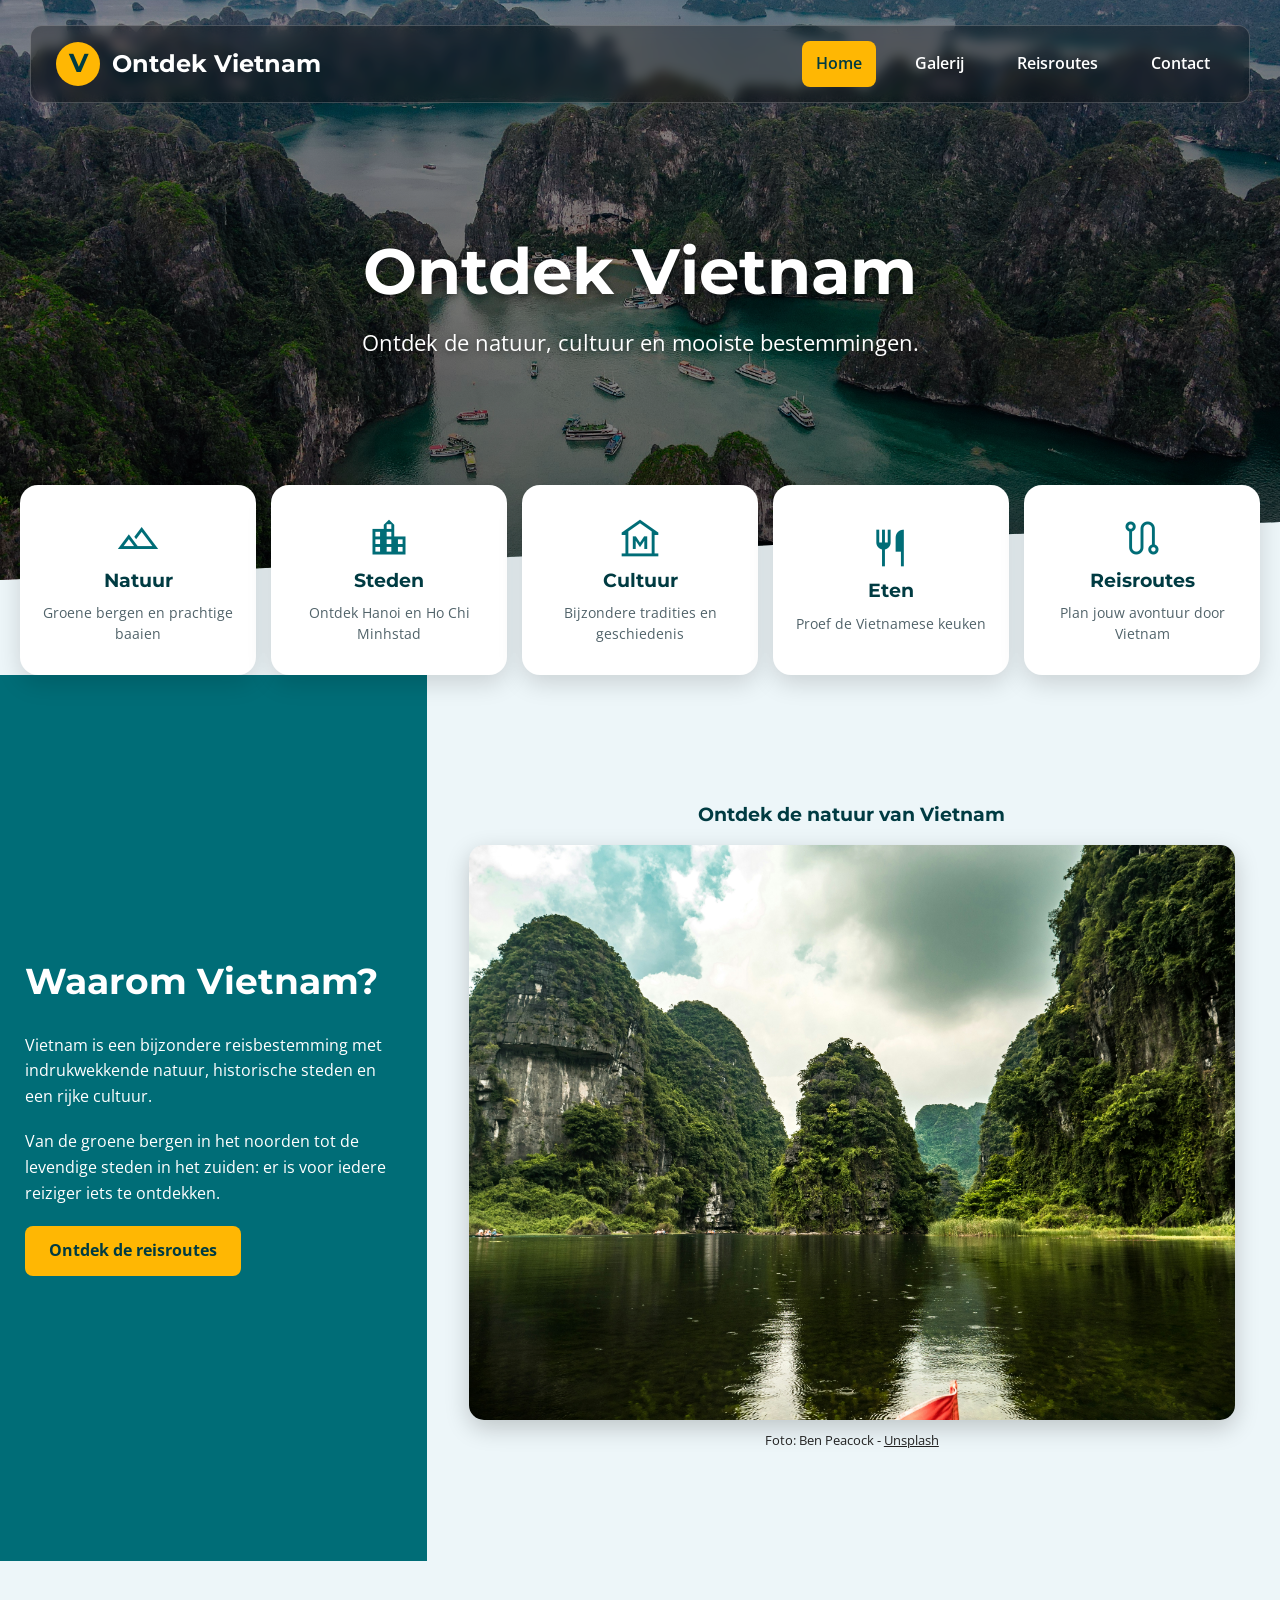
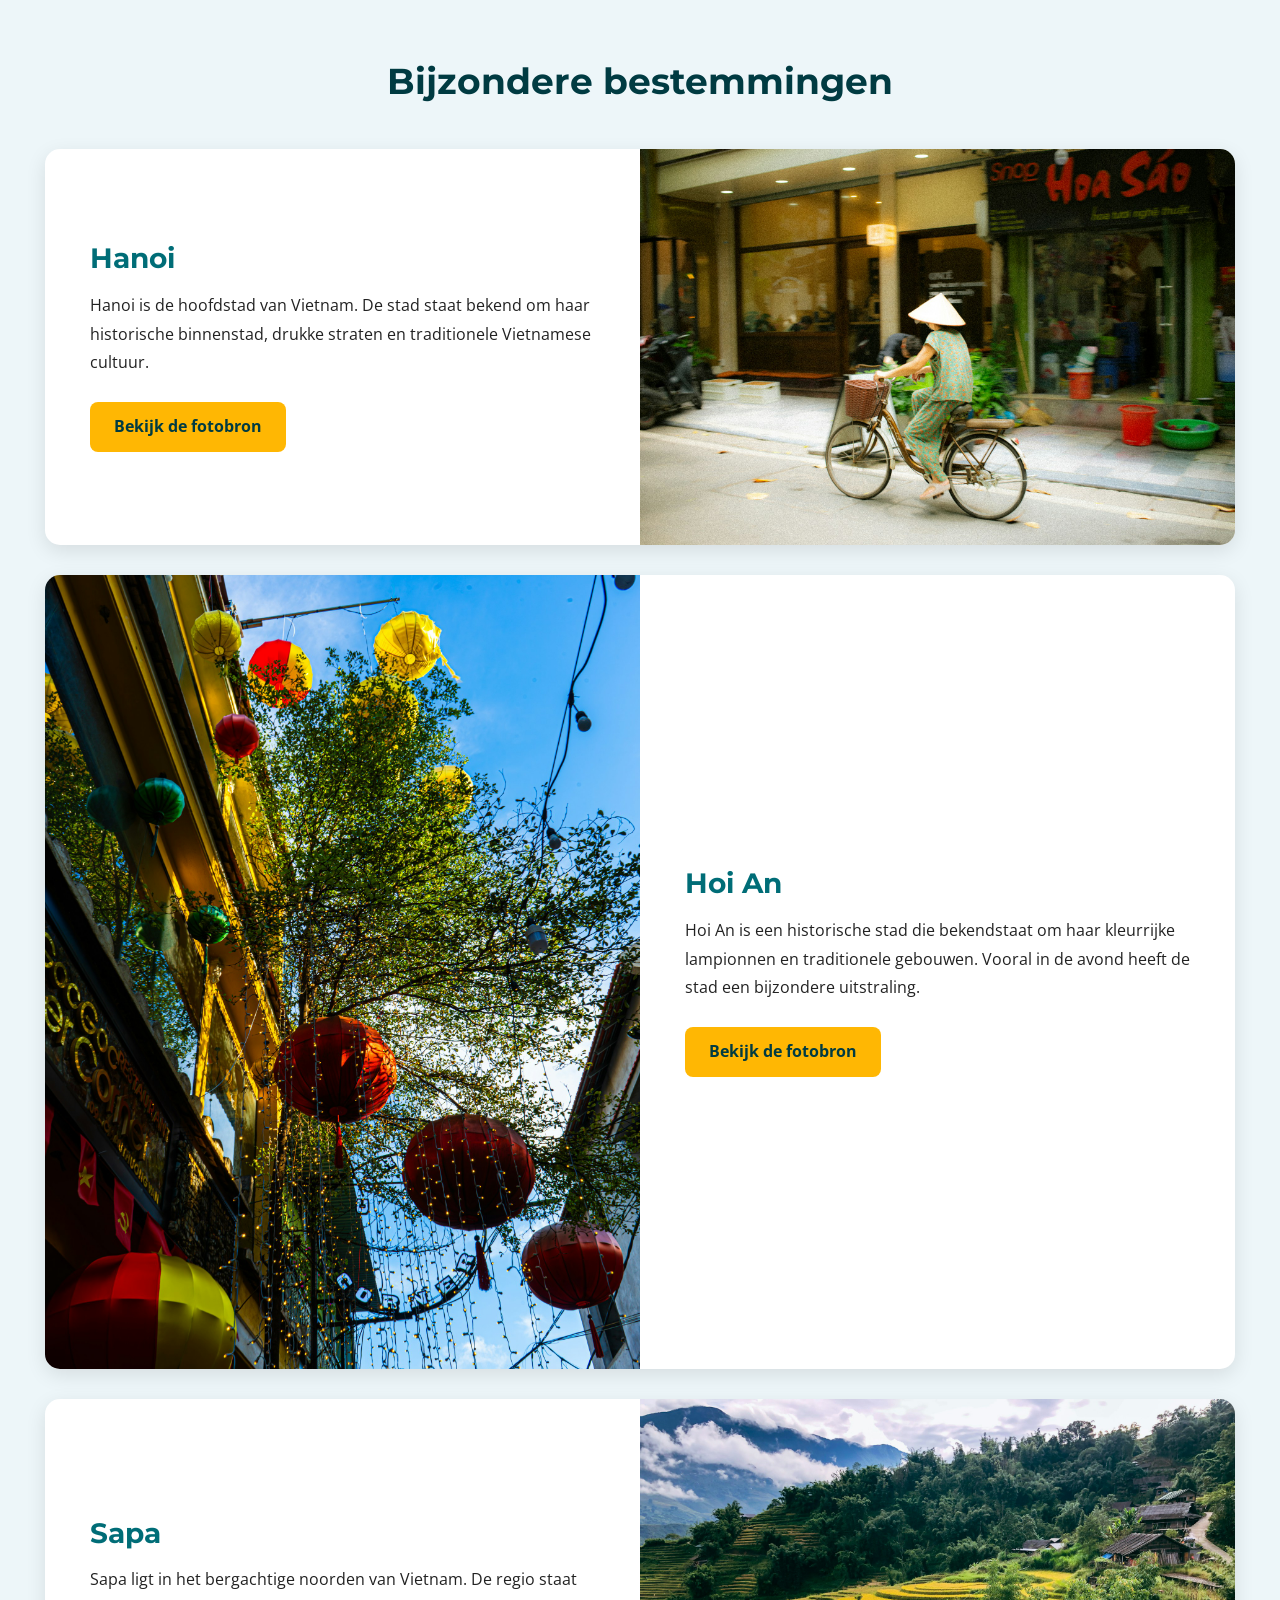
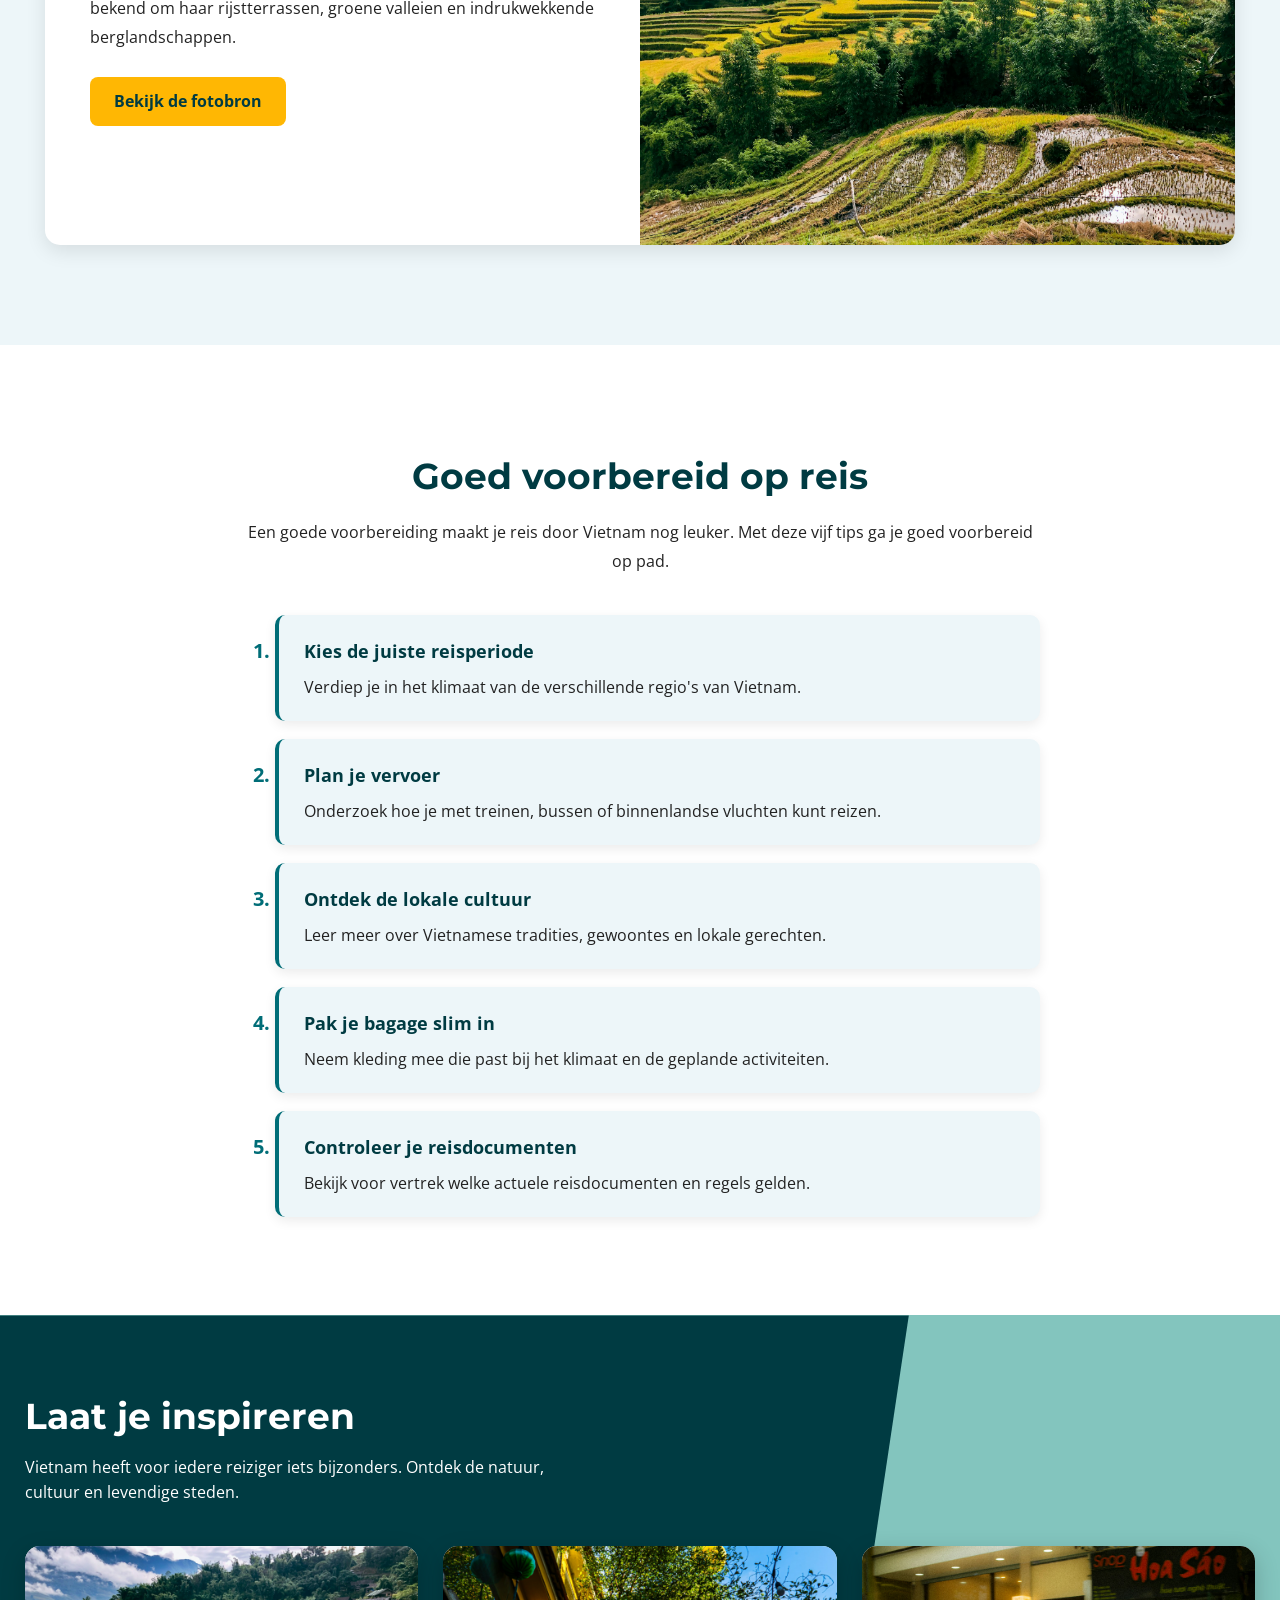
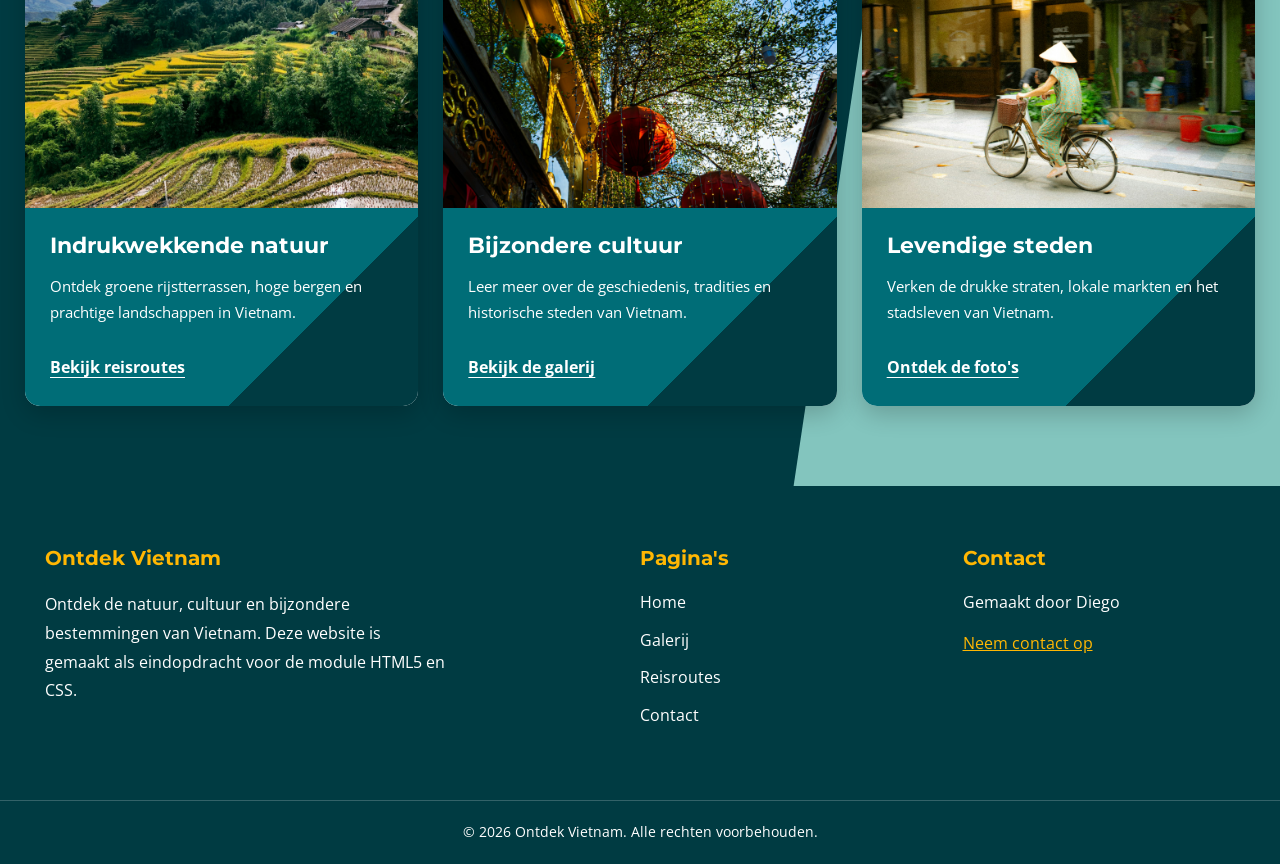
<file: index.html>
<!DOCTYPE html>
<html lang="nl">

<head>
    <meta charset="UTF-8">
    <meta name="viewport" content="width=device-width, initial-scale=1.0">

    <title>Home | Ontdek Vietnam</title>

    <link rel="stylesheet" href="css/style.css">

    <!-- Google Material Icons -->
    <link rel="stylesheet"
          href="https://fonts.googleapis.com/css2?family=Material+Symbols+Outlined">
</head>

<body>

    <header class="hero hero-home">

        <div class="navigatiebalk">

            <a href="index.html" class="logo">
                Ontdek Vietnam
            </a>

            <nav aria-label="Hoofdnavigatie">
                <ul class="menu">
                    <li>
                        <a href="index.html" aria-current="page">
                            Home
                        </a>
                    </li>
                    <li><a href="galerij.html">Galerij</a></li>
                    <li><a href="reisroutes.html">Reisroutes</a></li>
                    <li><a href="contact.html">Contact</a></li>
                </ul>
            </nav>

        </div>

        <div class="hero-inhoud">
            <h1>Ontdek Vietnam</h1>
            <p>
                Ontdek de natuur, cultuur en mooiste bestemmingen.
            </p>
        </div>

    </header>

    <main id="hoofdinhoud">

        <!-- VIJF INFORMATIEKAARTEN -->

        <section class="hoogtepunten"
                 aria-labelledby="hoogtepunten-titel">

            <h2 id="hoogtepunten-titel"
                class="visueel-verborgen">
                Ontdek de hoogtepunten van Vietnam
            </h2>

            <article class="informatiekaart">
                <span class="material-symbols-outlined"
                      aria-hidden="true">
                    landscape
                </span>

                <h3>Natuur</h3>
                <p>Groene bergen en prachtige baaien</p>
            </article>

            <article class="informatiekaart">
                <span class="material-symbols-outlined"
                      aria-hidden="true">
                    location_city
                </span>

                <h3>Steden</h3>
                <p>Ontdek Hanoi en Ho Chi Minhstad</p>
            </article>

            <article class="informatiekaart">
                <span class="material-symbols-outlined"
                      aria-hidden="true">
                    museum
                </span>

                <h3>Cultuur</h3>
                <p>Bijzondere tradities en geschiedenis</p>
            </article>

            <article class="informatiekaart">
                <span class="material-symbols-outlined"
                      aria-hidden="true">
                    restaurant
                </span>

                <h3>Eten</h3>
                <p>Proef de Vietnamese keuken</p>
            </article>

            <article class="informatiekaart">
                <span class="material-symbols-outlined"
                      aria-hidden="true">
                    route
                </span>

                <h3>Reisroutes</h3>
                <p>Plan jouw avontuur door Vietnam</p>
            </article>

        </section>

        
<!-- OVER VIETNAM -->

<section class="over-vietnam" aria-labelledby="over-vietnam-titel">

    <div class="over-vietnam-inhoud">

        <div class="over-vietnam-tekst">
            <h2 id="over-vietnam-titel">Waarom Vietnam?</h2>

            <p>
                Vietnam is een bijzondere reisbestemming met
                indrukwekkende natuur, historische steden en
                een rijke cultuur.
            </p>

            <p>
                Van de groene bergen in het noorden tot de
                levendige steden in het zuiden: er is voor
                iedere reiziger iets te ontdekken.
            </p>

            <a href="reisroutes.html" class="knop">
                Ontdek de reisroutes
            </a>
        </div>

        <div class="over-vietnam-afbeelding">
            <h3>Ontdek de natuur van Vietnam</h3>

            <figure>
                <a href="https://unsplash.com/photos/M3H_O8S3cT8"
                   target="_blank"
                   rel="noopener noreferrer">

                    <img src="afbeeldingen/over-vietnam.jpg"
                         alt="Groen landschap en water in Ninh Binh, Vietnam"
                         width="900"
                         height="600"
                         loading="lazy">
                </a>

                <figcaption>
                    Foto: Ben Peacock -
                    <a href="https://unsplash.com/photos/M3H_O8S3cT8"
                       target="_blank"
                       rel="noopener noreferrer">
                        Unsplash
                    </a>
                </figcaption>
            </figure>
        </div>

    </div>

</section>


<!-- DRIE BESTEMMINGEN -->

<section class="bestemmingen" aria-labelledby="bestemmingen-titel">

    <h2 id="bestemmingen-titel">
        Bijzondere bestemmingen
    </h2>

    <!-- BLOK 1: TEKST LINKS, FOTO RECHTS -->

    <article class="bestemming">

        <div class="bestemming-tekst">
            <h3>Hanoi</h3>

            <p>
                Hanoi is de hoofdstad van Vietnam.
                De stad staat bekend om haar historische
                binnenstad, drukke straten en traditionele
                Vietnamese cultuur.
            </p>

            <a href="https://unsplash.com/photos/woman-in-conical-hat-rides-bicycle-down-street-rKKCccIPNaQ"
               class="knop"
               target="_blank"
               rel="noopener noreferrer">
                Bekijk de fotobron
            </a>
        </div>

        <figure class="bestemming-afbeelding">
            <img src="afbeeldingen/hanoi.jpg"
                 alt="Fietser met traditionele hoed in Hanoi"
                 width="1200"
                 height="800"
                 loading="lazy">
        </figure>

    </article>

    <!-- BLOK 2: FOTO LINKS, TEKST RECHTS -->

    <article class="bestemming bestemming-omgekeerd">

        <div class="bestemming-tekst">
            <h3>Hoi An</h3>

            <p>
                Hoi An is een historische stad die bekendstaat
                om haar kleurrijke lampionnen en traditionele
                gebouwen. Vooral in de avond heeft de
                stad een bijzondere uitstraling.
            </p>

            <a href="https://unsplash.com/photos/colorful-lanterns-hang-from-trees-and-buildings-tj9LPxkFRx0"
               class="knop"
               target="_blank"
               rel="noopener noreferrer">
                Bekijk de fotobron
            </a>
        </div>

        <figure class="bestemming-afbeelding">
            <img src="afbeeldingen/hoian.jpg"
                 alt="Kleurrijke lampionnen in een straat in Hoi An"
                 width="1200"
                 height="800"
                 loading="lazy">
        </figure>

    </article>

    <!-- BLOK 3: TEKST LINKS, FOTO RECHTS -->

    <article class="bestemming">

        <div class="bestemming-tekst">
            <h3>Sapa</h3>

            <p>
                Sapa ligt in het bergachtige noorden van
                Vietnam. De regio staat bekend om haar
                rijstterrassen, groene valleien en
                indrukwekkende berglandschappen.
            </p>

            <a href="https://unsplash.com/photos/a-landscape-with-trees-and-a-house-EXJPTXw48F4"
               class="knop"
               target="_blank"
               rel="noopener noreferrer">
                Bekijk de fotobron
            </a>
        </div>

        <figure class="bestemming-afbeelding">
            <img src="afbeeldingen/sapa.jpg"
                 alt="Groene rijstterrassen in de bergen van Sapa"
                 width="1200"
                 height="800"
                 loading="lazy">
        </figure>

    </article>

</section>


<!-- REISTIPS -->

<section class="reistips" aria-labelledby="reistips-titel">

    <div class="reistips-inhoud">

        <h2 id="reistips-titel">
            Goed voorbereid op reis
        </h2>

        <p class="reistips-intro">
            Een goede voorbereiding maakt je reis
            door Vietnam nog leuker. Met deze vijf
            tips ga je goed voorbereid op pad.
        </p>

        <ol class="reistips-lijst">

            <li>
                <strong>Kies de juiste reisperiode</strong>
                <span>
                    Verdiep je in het klimaat van de
                    verschillende regio's van Vietnam.
                </span>
            </li>

            <li>
                <strong>Plan je vervoer</strong>
                <span>
                    Onderzoek hoe je met treinen, bussen
                    of binnenlandse vluchten kunt reizen.
                </span>
            </li>

            <li>
                <strong>Ontdek de lokale cultuur</strong>
                <span>
                    Leer meer over Vietnamese tradities,
                    gewoontes en lokale gerechten.
                </span>
            </li>

            <li>
                <strong>Pak je bagage slim in</strong>
                <span>
                    Neem kleding mee die past bij het
                    klimaat en de geplande activiteiten.
                </span>
            </li>

            <li>
                <strong>Controleer je reisdocumenten</strong>
                <span>
                    Bekijk voor vertrek welke actuele
                    reisdocumenten en regels gelden.
                </span>
            </li>

        </ol>

    </div>

</section>


<!-- LAATSTE SECTIE: REISINSPIRATIE -->

<section class="reis-inspiratie"
         aria-labelledby="inspiratie-titel">

    <div class="reis-inspiratie-inhoud">

        <h2 id="inspiratie-titel">
            Laat je inspireren
        </h2>

        <p class="inspiratie-intro">
            Vietnam heeft voor iedere reiziger iets bijzonders.
            Ontdek de natuur, cultuur en levendige steden.
        </p>

        <div class="inspiratie-kaarten">

            <!-- KAART 1 -->

            <article class="inspiratie-kaart">

                <img src="afbeeldingen/sapa.jpg"
                     alt="Groene rijstterrassen in Sapa"
                     width="1200"
                     height="800"
                     loading="lazy">

                <div class="inspiratie-tekst">
                    <h3>Indrukwekkende natuur</h3>

                    <p>
                        Ontdek groene rijstterrassen,
                        hoge bergen en prachtige
                        landschappen in Vietnam.
                    </p>

                    <a href="reisroutes.html">
                        Bekijk reisroutes
                    </a>
                </div>

            </article>

            <!-- KAART 2 -->

            <article class="inspiratie-kaart">

                <img src="afbeeldingen/hoian.jpg"
                     alt="Kleurrijke lampionnen in Hoi An"
                     width="1200"
                     height="800"
                     loading="lazy">

                <div class="inspiratie-tekst">
                    <h3>Bijzondere cultuur</h3>

                    <p>
                        Leer meer over de geschiedenis,
                        tradities en historische
                        steden van Vietnam.
                    </p>

                    <a href="galerij.html">
                        Bekijk de galerij
                    </a>
                </div>

            </article>

            <!-- KAART 3 -->

            <article class="inspiratie-kaart">

                <img src="afbeeldingen/hanoi.jpg"
                     alt="Straatbeeld in Hanoi"
                     width="1200"
                     height="800"
                     loading="lazy">

                <div class="inspiratie-tekst">
                    <h3>Levendige steden</h3>

                    <p>
                        Verken de drukke straten,
                        lokale markten en het
                        stadsleven van Vietnam.
                    </p>

                    <a href="galerij.html">
                        Ontdek de foto's
                    </a>
                </div>

            </article>

        </div>

    </div>

</section>



    </main>

    
<!-- FOOTER -->

<footer class="site-footer">

    <div class="footer-inhoud">

        <!-- OVER DE WEBSITE -->

        <div class="footer-over">
            <h2>Ontdek Vietnam</h2>

            <p>
                Ontdek de natuur, cultuur en bijzondere
                bestemmingen van Vietnam.
                Deze website is gemaakt als eindopdracht
                voor de module HTML5 en CSS.
            </p>
        </div>

        <!-- NAVIGATIE -->

        <nav class="footer-navigatie"
             aria-label="Footernavigatie">

            <h2>Pagina's</h2>

            <ul>
                <li><a href="index.html">Home</a></li>
                <li><a href="galerij.html">Galerij</a></li>
                <li><a href="reisroutes.html">Reisroutes</a></li>
                <li><a href="contact.html">Contact</a></li>
            </ul>

        </nav>

        <!-- CONTACTINFORMATIE -->

        <div class="footer-contact">
            <h2>Contact</h2>

            <address>
                Gemaakt door Diego
            </address>

            <p>
                <a href="contact.html">
                    Neem contact op
                </a>
            </p>
        </div>

    </div>

    <div class="footer-onder">
        <p>
            &copy; 2026 Ontdek Vietnam.
            Alle rechten voorbehouden.
        </p>
    </div>

</footer>


</body>
</html>
</file>
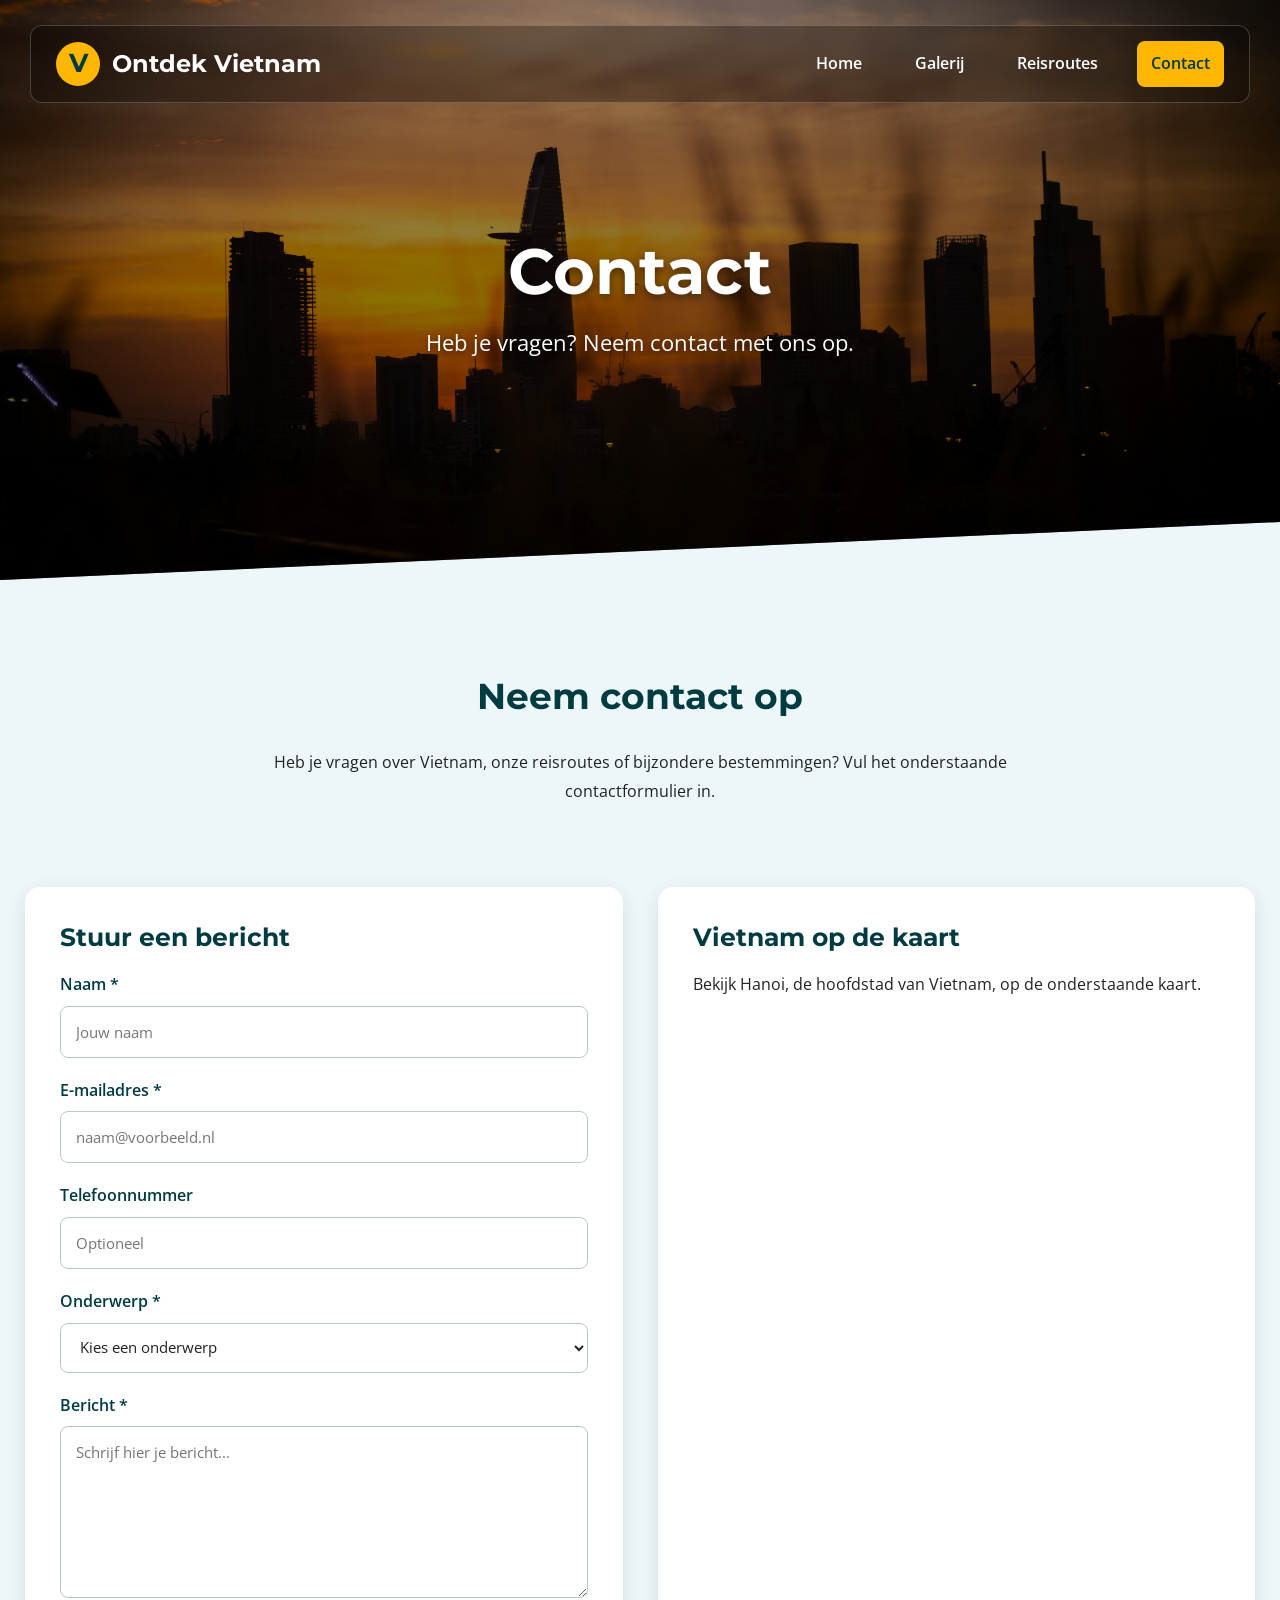
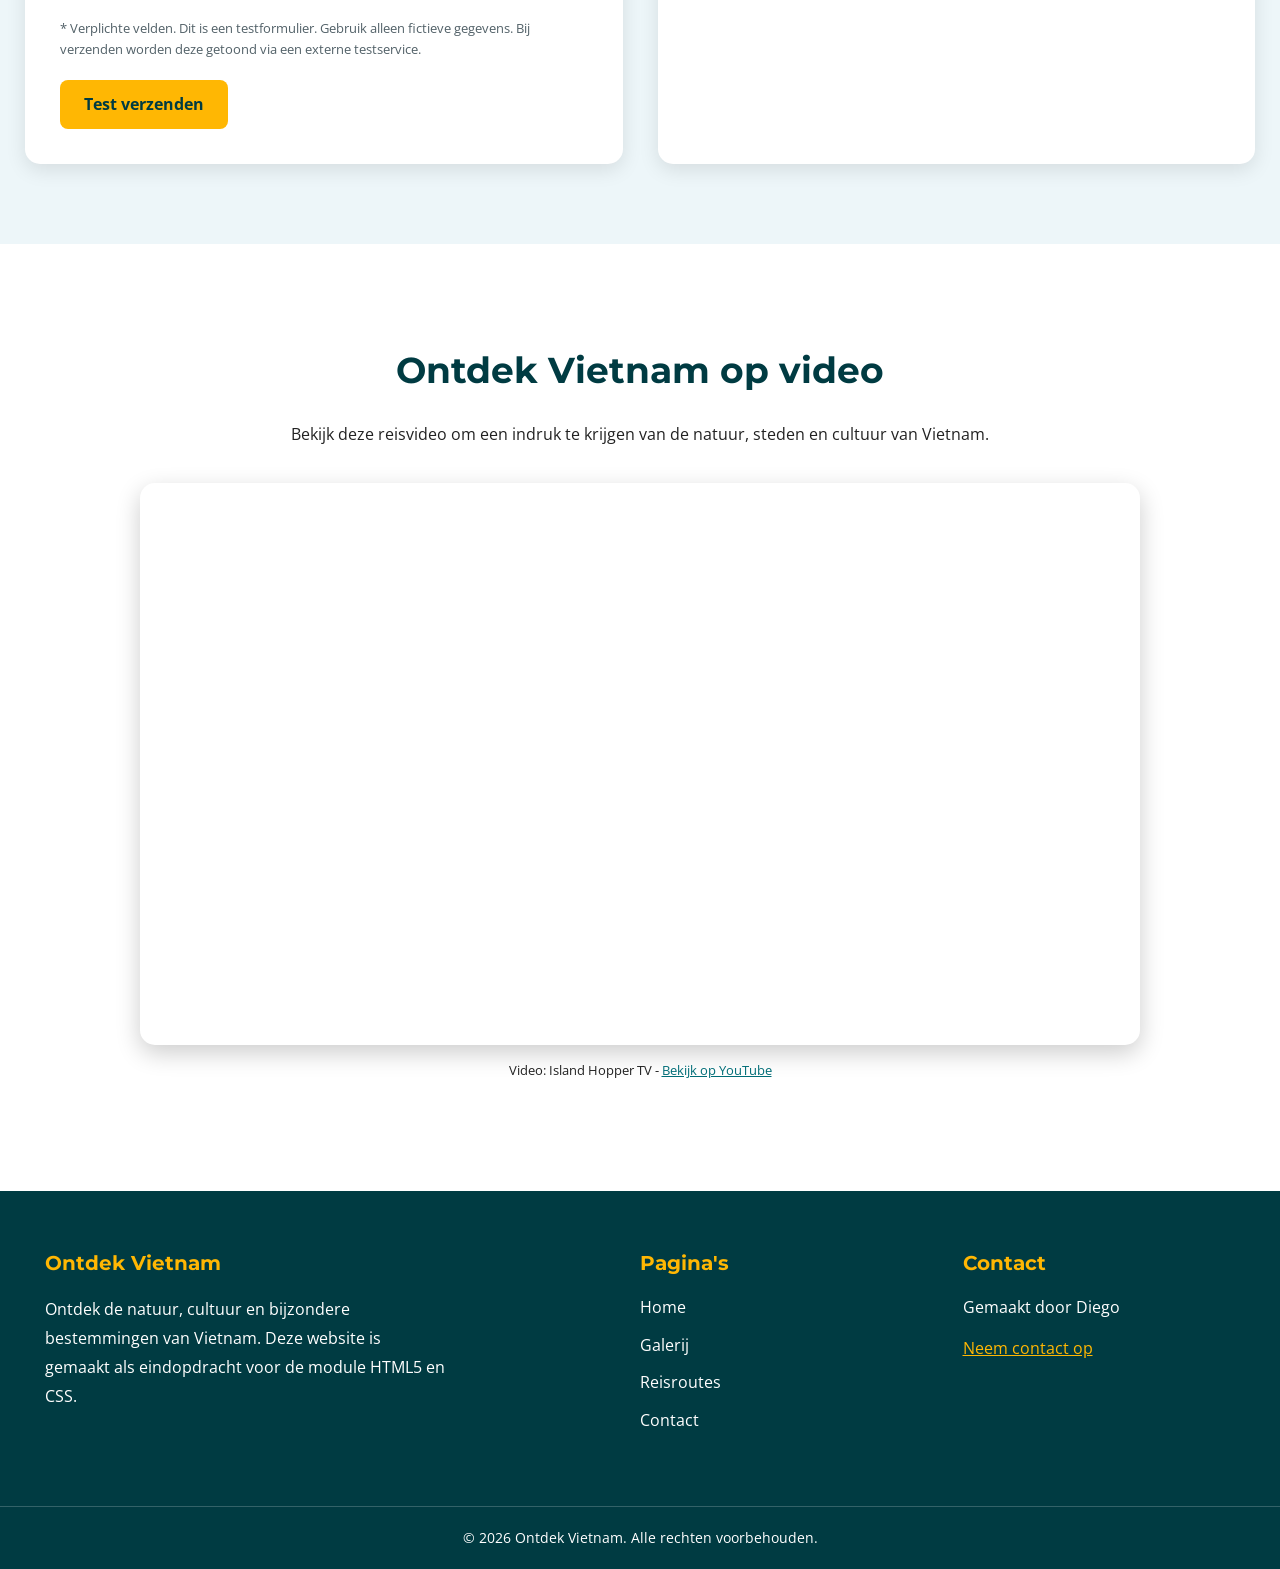
<file: contact.html>
<!DOCTYPE html>
<html lang="nl">

<head>
    <meta charset="UTF-8">
    <meta name="viewport"
          content="width=device-width, initial-scale=1.0">

    <title>Contact | Ontdek Vietnam</title>

    <link rel="stylesheet" href="css/style.css">
</head>

<body>

    <!-- HEADER -->

    <header class="hero hero-contact">

        <div class="navigatiebalk">

            <a href="index.html" class="logo">
                Ontdek Vietnam
            </a>

            <nav aria-label="Hoofdnavigatie">
                <ul class="menu">
                    <li><a href="index.html">Home</a></li>
                    <li><a href="galerij.html">Galerij</a></li>
                    <li><a href="reisroutes.html">Reisroutes</a></li>
                    <li>
                        <a href="contact.html"
                           aria-current="page">Contact</a>
                    </li>
                </ul>
            </nav>

        </div>

        <div class="hero-inhoud">
            <h1>Contact</h1>
            <p>Heb je vragen? Neem contact met ons op.</p>
        </div>

    </header>

    <main id="hoofdinhoud">

        <!-- INTRODUCTIE -->

        <section class="contact-intro">

            <h2>Neem contact op</h2>

            <p>
                Heb je vragen over Vietnam, onze reisroutes
                of bijzondere bestemmingen?
                Vul het onderstaande contactformulier in.
            </p>

        </section>

        <!-- FORMULIER EN KAART -->

        <section class="contact-sectie"
                 aria-label="Contactformulier en locatie">

            <div class="contact-layout">

                <!-- CONTACTFORMULIER -->

                <div class="contact-formulier-blok">

                    <h2>Stuur een bericht</h2>

                    <form class="contact-formulier"
                          action="https://jkorpela.fi/cgi-bin/echo.cgi"
                          method="post"
                          target="_blank">

                        <div class="formulier-veld">
                            <label for="naam">Naam *</label>

                            <input type="text"
                                   id="naam"
                                   name="naam"
                                   autocomplete="name"
                                   placeholder="Jouw naam"
                                   required>
                        </div>

                        <div class="formulier-veld">
                            <label for="email">E-mailadres *</label>

                            <input type="email"
                                   id="email"
                                   name="email"
                                   autocomplete="email"
                                   placeholder="naam@voorbeeld.nl"
                                   required>
                        </div>

                        <div class="formulier-veld">
                            <label for="telefoon">Telefoonnummer</label>

                            <input type="tel"
                                   id="telefoon"
                                   name="telefoon"
                                   autocomplete="tel"
                                   placeholder="Optioneel">
                        </div>

                        <div class="formulier-veld">
                            <label for="onderwerp">Onderwerp *</label>

                            <select id="onderwerp"
                                    name="onderwerp"
                                    required>

                                <option value="">
                                    Kies een onderwerp
                                </option>

                                <option value="reisroutes">
                                    Reisroutes
                                </option>

                                <option value="bestemmingen">
                                    Bestemmingen
                                </option>

                                <option value="algemeen">
                                    Algemene vraag
                                </option>

                            </select>
                        </div>

                        <div class="formulier-veld">
                            <label for="bericht">Bericht *</label>

                            <textarea id="bericht"
                                      name="bericht"
                                      rows="6"
                                      placeholder="Schrijf hier je bericht..."
                                      required></textarea>
                        </div>

                        <p class="formulier-uitleg">
                            * Verplichte velden.
                            Dit is een testformulier.
                            Gebruik alleen fictieve gegevens.
                            Bij verzenden worden deze getoond
                            via een externe testservice.
                        </p>

                        <button type="submit" class="knop">
                            Test verzenden
                        </button>

                    </form>

                </div>

                <!-- GOOGLE MAPS -->

                <div class="contact-kaart-blok">

                    <h2>Vietnam op de kaart</h2>

                    <p>
                        Bekijk Hanoi, de hoofdstad van Vietnam,
                        op de onderstaande kaart.
                    </p>

                    <iframe
                        title="Google Maps kaart van Hanoi in Vietnam"
                        src="https://maps.google.com/maps?q=Hanoi%2C%20Vietnam&amp;output=embed"
                        width="600"
                        height="450"
                        loading="lazy"
                        referrerpolicy="no-referrer-when-downgrade">
                    </iframe>

                </div>

            </div>

        </section>

        <!-- VIDEO -->

        <section class="contact-video">

            <div class="contact-video-inhoud">

                <h2>Ontdek Vietnam op video</h2>

                <p>
                    Bekijk deze reisvideo om een indruk te
                    krijgen van de natuur, steden en cultuur
                    van Vietnam.
                </p>

                <div class="video-container">

                    <iframe
                        src="https://www.youtube.com/embed/rbNZbC2IqLs"
                        title="Vietnam Travel Guide - Island Hopper TV"
                        width="960"
                        height="540"
                        loading="lazy"
                        allow="accelerometer; autoplay; clipboard-write; encrypted-media; gyroscope; picture-in-picture; web-share"
                        allowfullscreen>
                    </iframe>

                </div>

                <p class="video-bron">
                    Video: Island Hopper TV -
                    <a href="https://www.youtube.com/watch?v=rbNZbC2IqLs"
                       target="_blank"
                       rel="noopener noreferrer">
                        Bekijk op YouTube
                    </a>
                </p>

            </div>

        </section>

    </main>

    <!-- FOOTER -->

    <footer class="site-footer">

        <div class="footer-inhoud">

            <div class="footer-over">
                <h2>Ontdek Vietnam</h2>

                <p>
                    Ontdek de natuur, cultuur en bijzondere
                    bestemmingen van Vietnam.
                    Deze website is gemaakt als eindopdracht
                    voor de module HTML5 en CSS.
                </p>
            </div>

            <nav class="footer-navigatie"
                 aria-label="Footernavigatie">

                <h2>Pagina's</h2>

                <ul>
                    <li><a href="index.html">Home</a></li>
                    <li><a href="galerij.html">Galerij</a></li>
                    <li><a href="reisroutes.html">Reisroutes</a></li>
                    <li><a href="contact.html">Contact</a></li>
                </ul>

            </nav>

            <div class="footer-contact">
                <h2>Contact</h2>

                <address>Gemaakt door Diego</address>

                <p>
                    <a href="contact.html">
                        Neem contact op
                    </a>
                </p>
            </div>

        </div>

        <div class="footer-onder">
            <p>
                &copy; 2026 Ontdek Vietnam.
                Alle rechten voorbehouden.
            </p>
        </div>

    </footer>

</body>
</html>
</file>
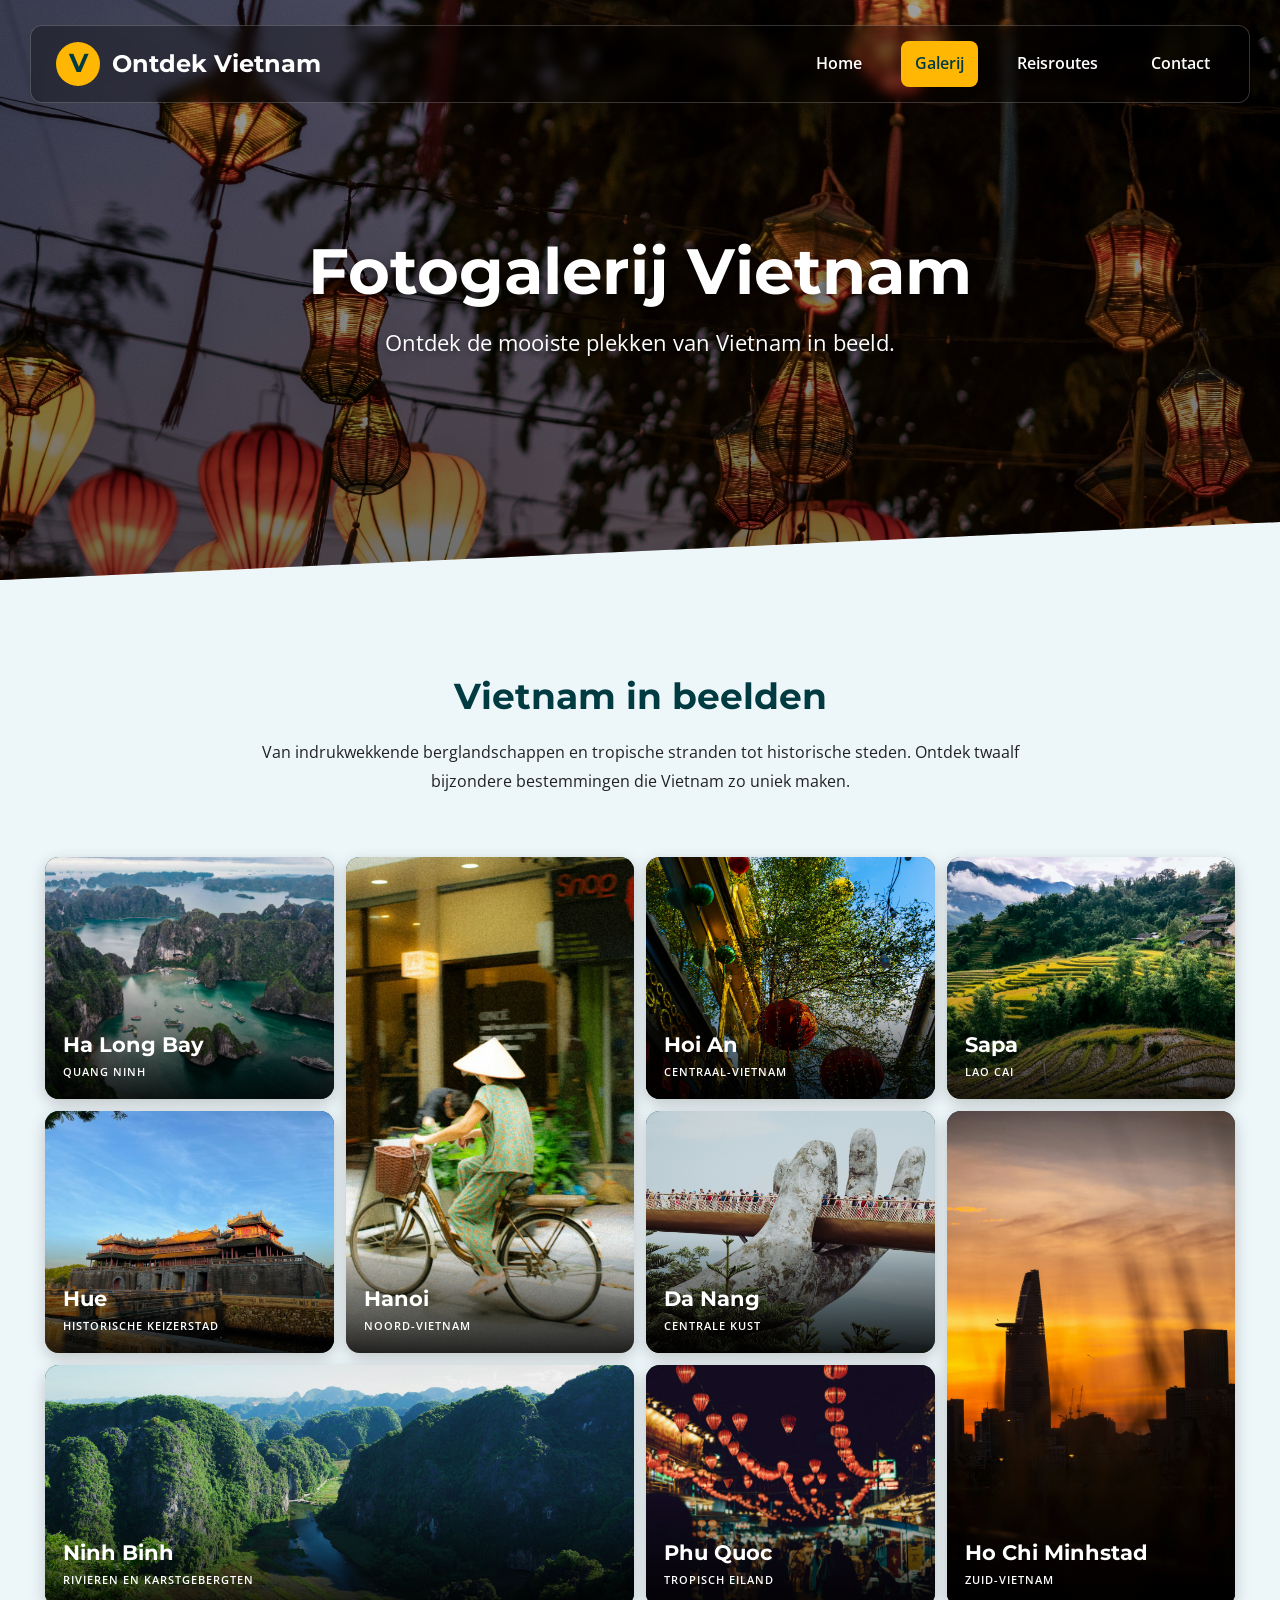
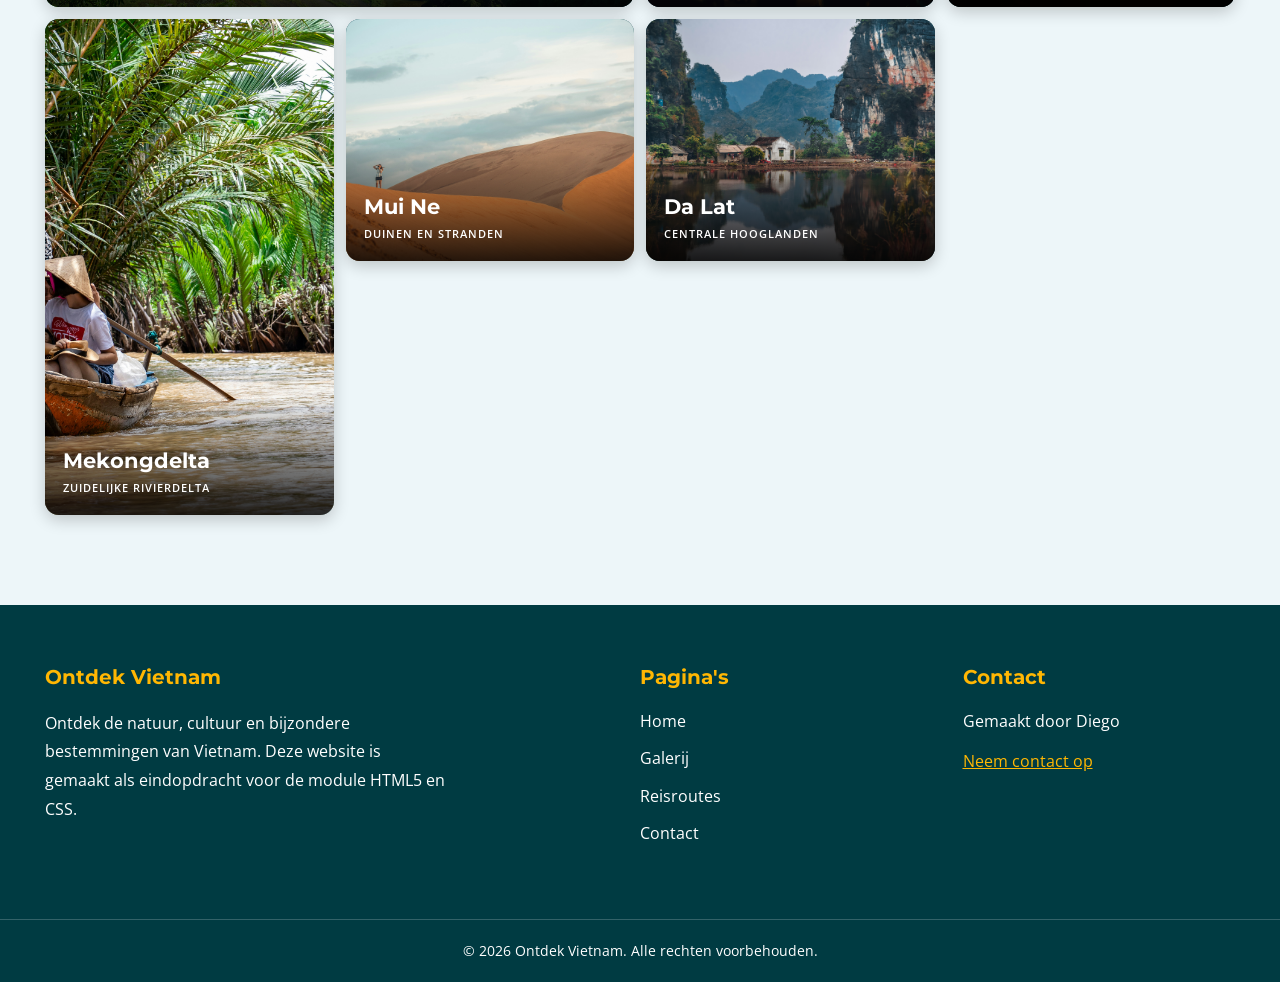
<file: galerij.html>
<!DOCTYPE html>
<html lang="nl">

<head>
    <meta charset="UTF-8">
    <meta name="viewport"
          content="width=device-width, initial-scale=1.0">

    <title>Fotogalerij | Ontdek Vietnam</title>

    <link rel="stylesheet" href="css/style.css">
</head>

<body>

    <!-- HEADER -->

    <header class="hero hero-galerij">

        <div class="navigatiebalk">

            <a href="index.html" class="logo">
                Ontdek Vietnam
            </a>

            <nav aria-label="Hoofdnavigatie">
                <ul class="menu">
                    <li>
                        <a href="index.html">Home</a>
                    </li>
                    <li>
                        <a href="galerij.html"
                           aria-current="page">Galerij</a>
                    </li>
                    <li>
                        <a href="reisroutes.html">Reisroutes</a>
                    </li>
                    <li>
                        <a href="contact.html">Contact</a>
                    </li>
                </ul>
            </nav>

        </div>

        <div class="hero-inhoud">
            <h1>Fotogalerij Vietnam</h1>
            <p>
                Ontdek de mooiste plekken van Vietnam in beeld.
            </p>
        </div>

    </header>

    <main id="hoofdinhoud">

        <!-- INTRODUCTIE -->

        <section class="galerij-intro">

            <h2>Vietnam in beelden</h2>

            <p>
                Van indrukwekkende berglandschappen en
                tropische stranden tot historische steden.
                Ontdek twaalf bijzondere bestemmingen
                die Vietnam zo uniek maken.
            </p>

        </section>

        <!-- FOTOGALERIJ -->

        <section class="fotogalerij"
                 aria-labelledby="fotos-titel">

            <h2 id="fotos-titel" class="visueel-verborgen">
                Twaalf bestemmingen in Vietnam
            </h2>

            <div class="galerij-grid">

                <!-- FOTO 1 -->

                <figure class="galerij-kaart">

                    <img src="afbeeldingen/home.jpg"
                         alt="Kalkstenen eilanden in Ha Long Bay"
                         loading="lazy">

                    <figcaption>
                        <strong>Ha Long Bay</strong>
                        <span>QUANG NINH</span>
                    </figcaption>

                </figure>

                <!-- FOTO 2 -->

                <figure class="galerij-kaart galerij-kaart--hoog">

                    <img src="afbeeldingen/hanoi.jpg"
                         alt="Straatbeeld in Hanoi"
                         loading="lazy">

                    <figcaption>
                        <strong>Hanoi</strong>
                        <span>NOORD-VIETNAM</span>
                    </figcaption>

                </figure>

                <!-- FOTO 3 -->

                <figure class="galerij-kaart">

                    <img src="afbeeldingen/hoian.jpg"
                         alt="Kleurrijke lampionnen in Hoi An"
                         loading="lazy">

                    <figcaption>
                        <strong>Hoi An</strong>
                        <span>CENTRAAL-VIETNAM</span>
                    </figcaption>

                </figure>

                <!-- FOTO 4 -->

                <figure class="galerij-kaart">

                    <img src="afbeeldingen/sapa.jpg"
                         alt="Groene rijstterrassen bij Sapa"
                         loading="lazy">

                    <figcaption>
                        <strong>Sapa</strong>
                        <span>LAO CAI</span>
                    </figcaption>

                </figure>

                <!-- FOTO 5 -->

                <figure class="galerij-kaart">

                    <img src="afbeeldingen/hue.jpg"
                         alt="Historisch bouwwerk in Hue"
                         loading="lazy">

                    <figcaption>
                        <strong>Hue</strong>
                        <span>HISTORISCHE KEIZERSTAD</span>
                    </figcaption>

                </figure>

                <!-- FOTO 6 -->

                <figure class="galerij-kaart">

                    <img src="afbeeldingen/danang.jpg"
                         alt="Uitzicht over Da Nang"
                         loading="lazy">

                    <figcaption>
                        <strong>Da Nang</strong>
                        <span>CENTRALE KUST</span>
                    </figcaption>

                </figure>

                <!-- FOTO 7 -->

                <figure class="galerij-kaart galerij-kaart--breed">

                    <img src="afbeeldingen/reisroutes.jpg"
                         alt="Groen berglandschap in Ninh Binh"
                         loading="lazy">

                    <figcaption>
                        <strong>Ninh Binh</strong>
                        <span>RIVIEREN EN KARSTGEBERGTEN</span>
                    </figcaption>

                </figure>

                <!-- FOTO 8 -->

                <figure class="galerij-kaart galerij-kaart--hoog">

                    <img src="afbeeldingen/contact.jpg"
                         alt="Stadsbeeld van Ho Chi Minhstad"
                         loading="lazy">

                    <figcaption>
                        <strong>Ho Chi Minhstad</strong>
                        <span>ZUID-VIETNAM</span>
                    </figcaption>

                </figure>

                <!-- FOTO 9 -->

                <figure class="galerij-kaart">

                    <img src="afbeeldingen/phuquoc.jpg"
                         alt="Tropisch strand op Phu Quoc"
                         loading="lazy">

                    <figcaption>
                        <strong>Phu Quoc</strong>
                        <span>TROPISCH EILAND</span>
                    </figcaption>

                </figure>

                <!-- FOTO 10 -->

                <figure class="galerij-kaart galerij-kaart--hoog">

                    <img src="afbeeldingen/mekong.jpg"
                         alt="Waterweg in de Mekongdelta"
                         loading="lazy">

                    <figcaption>
                        <strong>Mekongdelta</strong>
                        <span>ZUIDELIJKE RIVIERDELTA</span>
                    </figcaption>

                </figure>

                <!-- FOTO 11 -->

                <figure class="galerij-kaart">

                    <img src="afbeeldingen/muine.jpg"
                         alt="Zandduinen bij Mui Ne"
                         loading="lazy">

                    <figcaption>
                        <strong>Mui Ne</strong>
                        <span>DUINEN EN STRANDEN</span>
                    </figcaption>

                </figure>

                <!-- FOTO 12 -->

                <figure class="galerij-kaart">

                    <img src="afbeeldingen/dalat.jpg"
                         alt="Groen landschap bij Da Lat"
                         loading="lazy">

                    <figcaption>
                        <strong>Da Lat</strong>
                        <span>CENTRALE HOOGLANDEN</span>
                    </figcaption>

                </figure>

            </div>

        </section>

    </main>

    <!-- FOOTER -->

    <footer class="site-footer">

        <div class="footer-inhoud">

            <div class="footer-over">
                <h2>Ontdek Vietnam</h2>

                <p>
                    Ontdek de natuur, cultuur en bijzondere
                    bestemmingen van Vietnam.
                    Deze website is gemaakt als eindopdracht
                    voor de module HTML5 en CSS.
                </p>
            </div>

            <nav class="footer-navigatie"
                 aria-label="Footernavigatie">

                <h2>Pagina's</h2>

                <ul>
                    <li><a href="index.html">Home</a></li>
                    <li><a href="galerij.html">Galerij</a></li>
                    <li><a href="reisroutes.html">Reisroutes</a></li>
                    <li><a href="contact.html">Contact</a></li>
                </ul>

            </nav>

            <div class="footer-contact">
                <h2>Contact</h2>

                <address>Gemaakt door Diego</address>

                <p>
                    <a href="contact.html">Neem contact op</a>
                </p>
            </div>

        </div>

        <div class="footer-onder">
            <p>
                &copy; 2026 Ontdek Vietnam.
                Alle rechten voorbehouden.
            </p>
        </div>

    </footer>

</body>
</html>
</file>
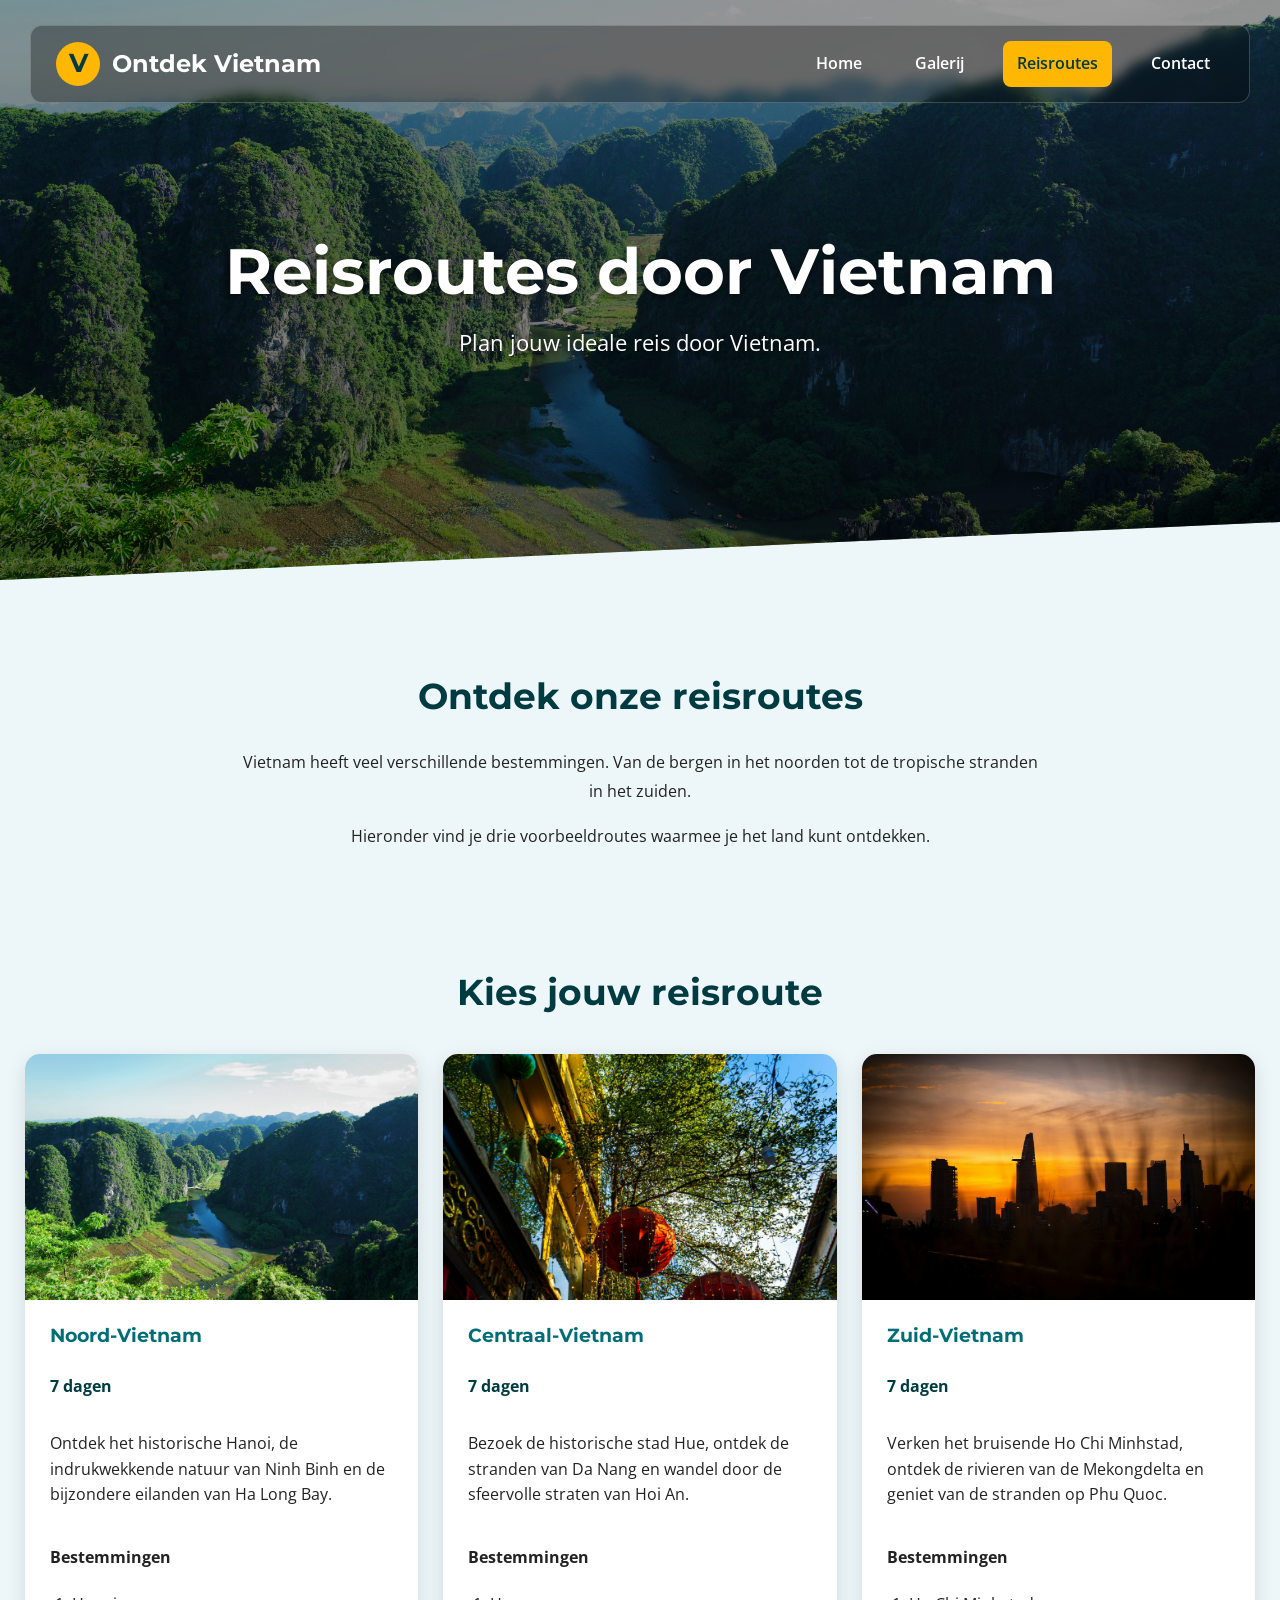
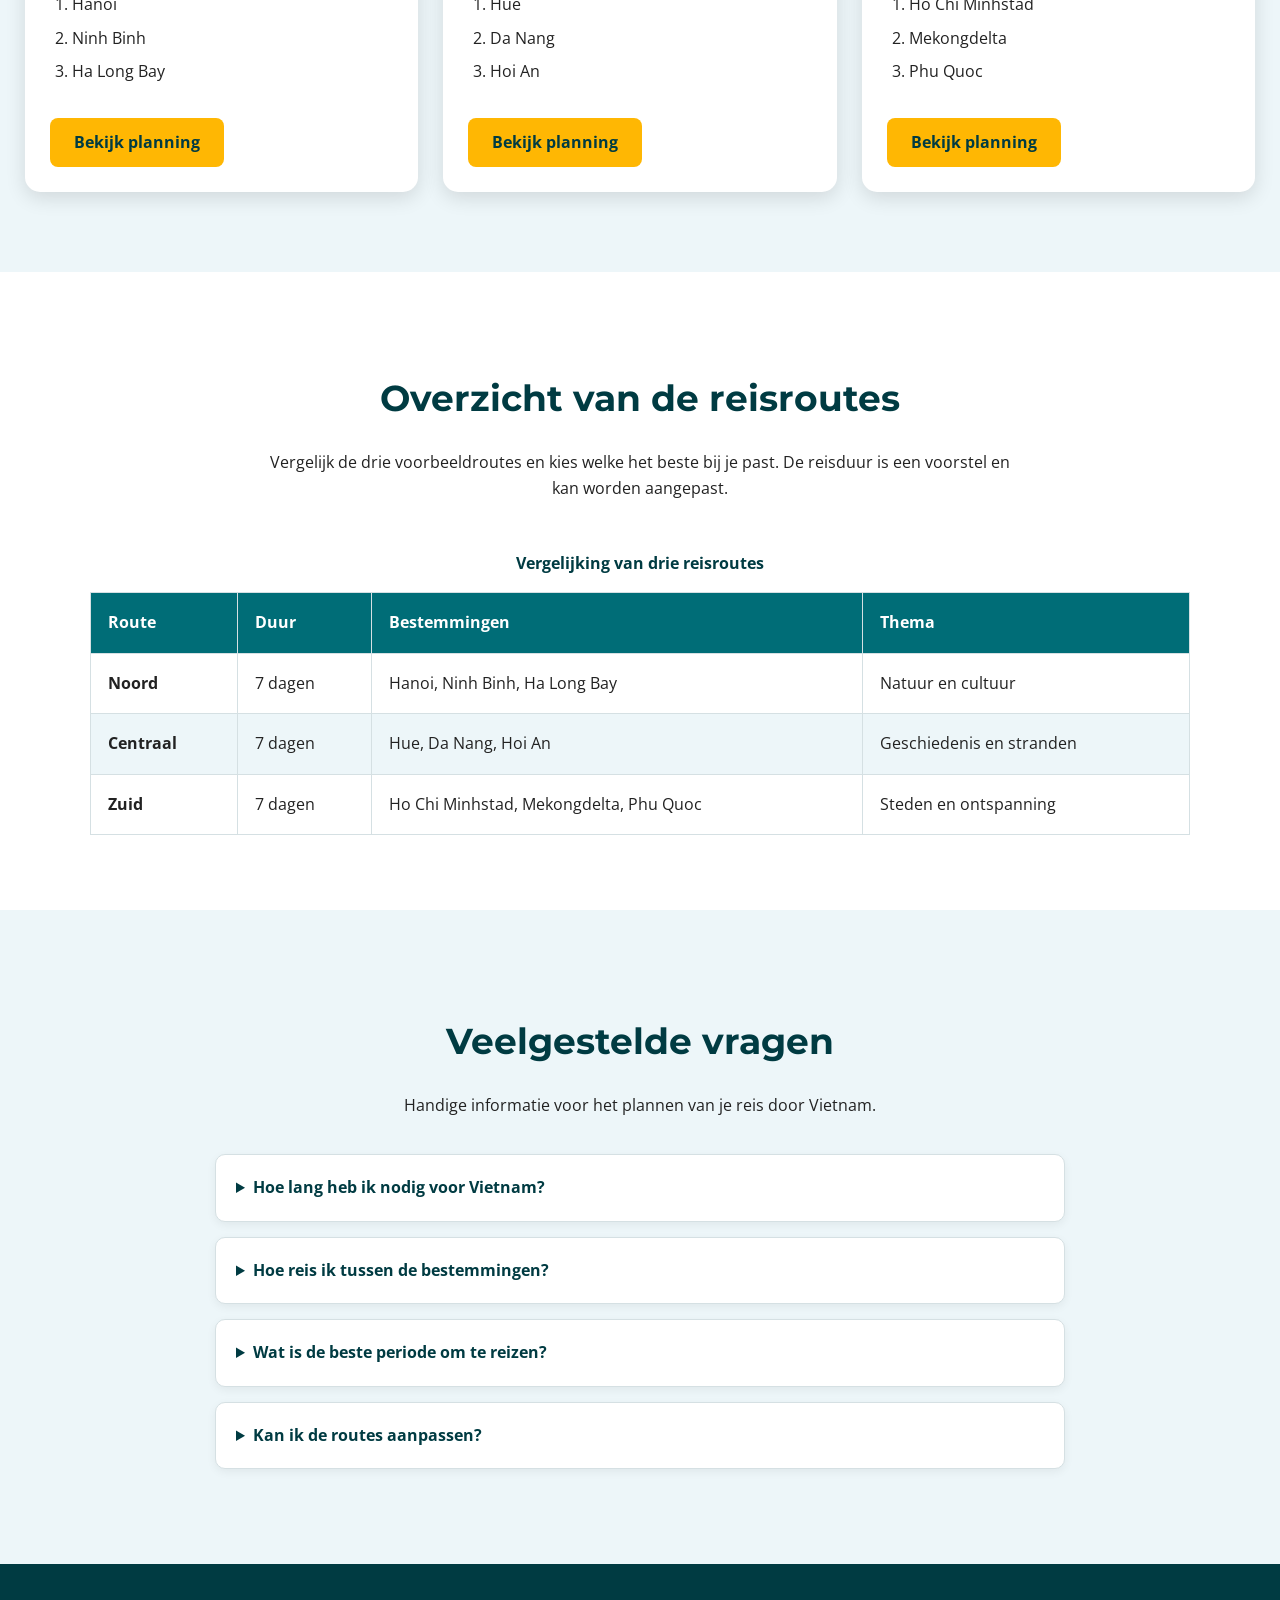
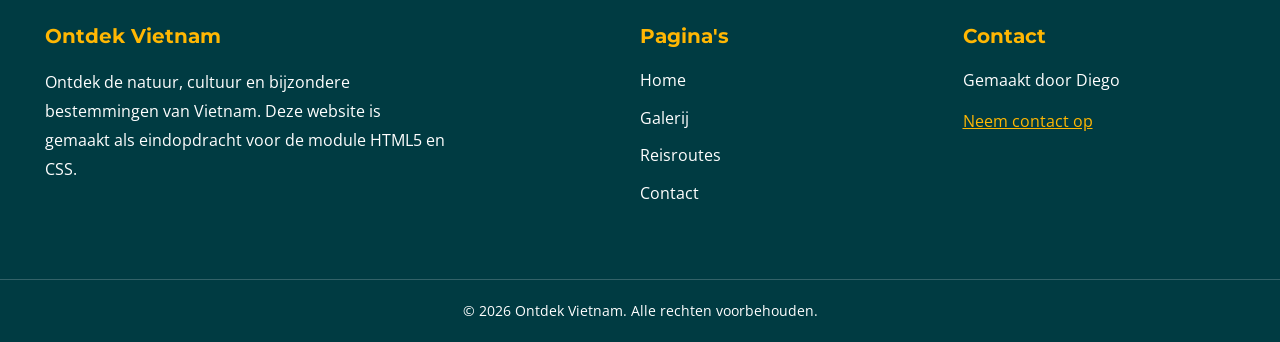
<file: reisroutes.html>
<!DOCTYPE html>
<html lang="nl">

<head>
    <meta charset="UTF-8">
    <meta name="viewport"
          content="width=device-width, initial-scale=1.0">

    <title>Reisroutes | Ontdek Vietnam</title>

    <link rel="stylesheet" href="css/style.css">
</head>

<body>

    <!-- HEADER -->

    <header class="hero hero-reisroutes">

        <div class="navigatiebalk">

            <a href="index.html" class="logo">
                Ontdek Vietnam
            </a>

            <nav aria-label="Hoofdnavigatie">
                <ul class="menu">
                    <li><a href="index.html">Home</a></li>
                    <li><a href="galerij.html">Galerij</a></li>
                    <li>
                        <a href="reisroutes.html"
                           aria-current="page">
                            Reisroutes
                        </a>
                    </li>
                    <li><a href="contact.html">Contact</a></li>
                </ul>
            </nav>

        </div>

        <div class="hero-inhoud">
            <h1>Reisroutes door Vietnam</h1>
            <p>Plan jouw ideale reis door Vietnam.</p>
        </div>

    </header>

    <main id="hoofdinhoud">

        <!-- INTRODUCTIE -->

        <section class="routes-intro">

            <h2>Ontdek onze reisroutes</h2>

            <p>
                Vietnam heeft veel verschillende bestemmingen.
                Van de bergen in het noorden tot de tropische
                stranden in het zuiden.
            </p>

            <p>
                Hieronder vind je drie voorbeeldroutes
                waarmee je het land kunt ontdekken.
            </p>

        </section>

        <!-- DRIE REISROUTES -->

        <section class="routes-overzicht"
                 aria-labelledby="routes-titel">

            <div class="routes-container">

                <h2 id="routes-titel">
                    Kies jouw reisroute
                </h2>

                <div class="route-kaarten">

                    <!-- ROUTE 1 -->

                    <article class="route-kaart">

                        <img src="afbeeldingen/reisroutes.jpg"
                             alt="Groen landschap in Ninh Binh"
                             loading="lazy">

                        <div class="route-inhoud">

                            <h3>Noord-Vietnam</h3>

                            <p class="route-duur">7 dagen</p>

                            <p>
                                Ontdek het historische Hanoi,
                                de indrukwekkende natuur van
                                Ninh Binh en de bijzondere
                                eilanden van Ha Long Bay.
                            </p>

                            <h4>Bestemmingen</h4>

                            <ol>
                                <li>Hanoi</li>
                                <li>Ninh Binh</li>
                                <li>Ha Long Bay</li>
                            </ol>

                            <a href="#reisplanning" class="knop">
                                Bekijk planning
                            </a>

                        </div>

                    </article>

                    <!-- ROUTE 2 -->

                    <article class="route-kaart">

                        <img src="afbeeldingen/hoian.jpg"
                             alt="Kleurrijke lampionnen in Hoi An"
                             loading="lazy">

                        <div class="route-inhoud">

                            <h3>Centraal-Vietnam</h3>

                            <p class="route-duur">7 dagen</p>

                            <p>
                                Bezoek de historische stad Hue,
                                ontdek de stranden van Da Nang
                                en wandel door de sfeervolle
                                straten van Hoi An.
                            </p>

                            <h4>Bestemmingen</h4>

                            <ol>
                                <li>Hue</li>
                                <li>Da Nang</li>
                                <li>Hoi An</li>
                            </ol>

                            <a href="#reisplanning" class="knop">
                                Bekijk planning
                            </a>

                        </div>

                    </article>

                    <!-- ROUTE 3 -->

                    <article class="route-kaart">

                        <img src="afbeeldingen/contact.jpg"
                             alt="Uitzicht over Ho Chi Minhstad"
                             loading="lazy">

                        <div class="route-inhoud">

                            <h3>Zuid-Vietnam</h3>

                            <p class="route-duur">7 dagen</p>

                            <p>
                                Verken het bruisende Ho Chi Minhstad,
                                ontdek de rivieren van de Mekongdelta
                                en geniet van de stranden op Phu Quoc.
                            </p>

                            <h4>Bestemmingen</h4>

                            <ol>
                                <li>Ho Chi Minhstad</li>
                                <li>Mekongdelta</li>
                                <li>Phu Quoc</li>
                            </ol>

                            <a href="#reisplanning" class="knop">
                                Bekijk planning
                            </a>

                        </div>

                    </article>

                </div>

            </div>

        </section>

        <!-- REISPLANNING MET TABEL -->

        <section class="reisplanning"
                 id="reisplanning"
                 aria-labelledby="planning-titel">

            <div class="reisplanning-inhoud">

                <h2 id="planning-titel">
                    Overzicht van de reisroutes
                </h2>

                <p>
                    Vergelijk de drie voorbeeldroutes
                    en kies welke het beste bij je past.
                    De reisduur is een voorstel en kan
                    worden aangepast.
                </p>

                <div class="tabel-container">

                    <table>

                        <caption>
                            Vergelijking van drie reisroutes
                        </caption>

                        <thead>
                            <tr>
                                <th scope="col">Route</th>
                                <th scope="col">Duur</th>
                                <th scope="col">Bestemmingen</th>
                                <th scope="col">Thema</th>
                            </tr>
                        </thead>

                        <tbody>

                            <tr>
                                <th scope="row">Noord</th>
                                <td>7 dagen</td>
                                <td>Hanoi, Ninh Binh, Ha Long Bay</td>
                                <td>Natuur en cultuur</td>
                            </tr>

                            <tr>
                                <th scope="row">Centraal</th>
                                <td>7 dagen</td>
                                <td>Hue, Da Nang, Hoi An</td>
                                <td>Geschiedenis en stranden</td>
                            </tr>

                            <tr>
                                <th scope="row">Zuid</th>
                                <td>7 dagen</td>
                                <td>Ho Chi Minhstad, Mekongdelta, Phu Quoc</td>
                                <td>Steden en ontspanning</td>
                            </tr>

                        </tbody>

                    </table>

                </div>

            </div>

        </section>

        <!-- VEELGESTELDE VRAGEN -->

        <section class="routes-faq"
                 aria-labelledby="faq-titel">

            <div class="faq-inhoud">

                <h2 id="faq-titel">
                    Veelgestelde vragen
                </h2>

                <p>
                    Handige informatie voor het plannen
                    van je reis door Vietnam.
                </p>

                <details>
                    <summary>
                        Hoe lang heb ik nodig voor Vietnam?
                    </summary>

                    <p>
                        Dat hangt af van hoeveel bestemmingen
                        je wilt bezoeken. Voor één regio
                        kun je bijvoorbeeld een week plannen.
                        Voor meerdere regio's is meer tijd prettig.
                    </p>
                </details>

                <details>
                    <summary>
                        Hoe reis ik tussen de bestemmingen?
                    </summary>

                    <p>
                        Je kunt onder andere gebruikmaken
                        van treinen, bussen en binnenlandse
                        vluchten. Het beste vervoermiddel
                        hangt af van de afstand.
                    </p>
                </details>

                <details>
                    <summary>
                        Wat is de beste periode om te reizen?
                    </summary>

                    <p>
                        Het klimaat verschilt per regio.
                        Controleer daarom de weersomstandigheden
                        van de bestemmingen die je wilt bezoeken.
                    </p>
                </details>

                <details>
                    <summary>
                        Kan ik de routes aanpassen?
                    </summary>

                    <p>
                        Ja. De routes zijn voorbeelden.
                        Je kunt bestemmingen toevoegen,
                        weglaten of langer blijven op
                        plekken die je interessant vindt.
                    </p>
                </details>

            </div>

        </section>

    </main>

    <!-- FOOTER -->

    <footer class="site-footer">

        <div class="footer-inhoud">

            <div class="footer-over">
                <h2>Ontdek Vietnam</h2>

                <p>
                    Ontdek de natuur, cultuur en bijzondere
                    bestemmingen van Vietnam.
                    Deze website is gemaakt als eindopdracht
                    voor de module HTML5 en CSS.
                </p>
            </div>

            <nav class="footer-navigatie"
                 aria-label="Footernavigatie">

                <h2>Pagina's</h2>

                <ul>
                    <li><a href="index.html">Home</a></li>
                    <li><a href="galerij.html">Galerij</a></li>
                    <li><a href="reisroutes.html">Reisroutes</a></li>
                    <li><a href="contact.html">Contact</a></li>
                </ul>

            </nav>

            <div class="footer-contact">
                <h2>Contact</h2>

                <address>Gemaakt door Diego</address>

                <p>
                    <a href="contact.html">
                        Neem contact op
                    </a>
                </p>
            </div>

        </div>

        <div class="footer-onder">
            <p>
                &copy; 2026 Ontdek Vietnam.
                Alle rechten voorbehouden.
            </p>
        </div>

    </footer>

</body>
</html>
</file>
<file: css/style.css>
/* =================================
   1. GOOGLE FONTS
================================= */

@import url('https://fonts.googleapis.com/css2?family=Montserrat:wght@400;500;600;700&family=Open+Sans:wght@400;500;600;700&display=swap');


/* =================================
   2. CSS VARIABELEN
================================= */

:root {
    --kleur-primair: #006d77;
    --kleur-secundair: #83c5be;
    --kleur-accent: #ffb703;
    --kleur-achtergrond: #edf6f9;
    --kleur-tekst: #222222;
    --kleur-wit: #ffffff;
    --kleur-donker: #003b42;
    --max-breedte: 1440px;
}


/* =================================
   3. ALGEMENE INSTELLINGEN
================================= */

*,
*::before,
*::after {
    box-sizing: border-box;
}

html {
    scroll-behavior: smooth;
}

body {
    margin: 0;
    min-height: 100vh;

    display: grid;
    grid-template-rows: auto 1fr auto;

    width: 100%;
    max-width: var(--max-breedte);
    margin-inline: auto;

    background-color: var(--kleur-achtergrond);
    color: var(--kleur-tekst);

    font-family: "Open Sans", sans-serif;
    line-height: 1.6;
}


/* =================================
   4. TEKST EN LETTERTYPES
================================= */

h1,
h2,
h3 {
    font-family: "Montserrat", sans-serif;
    line-height: 1.2;
}

h1 {
    font-size: clamp(32px, 5vw, 64px);
}

h2 {
    font-size: clamp(24px, 3vw, 36px);
}

p {
    font-size: 16px;
}

a {
    color: inherit;
}

a:focus-visible {
    outline: 3px solid var(--kleur-accent);
    outline-offset: 4px;
}


/* =================================
   5. HEADER - BASIS
================================= */

.hero {
    min-height: 400px;

    background: linear-gradient(
        120deg,
        var(--kleur-donker),
        var(--kleur-primair)
    );

    color: var(--kleur-wit);
    padding: 30px;
}

.navigatiebalk {
    display: flex;
    justify-content: space-between;
    align-items: center;
    gap: 20px;
}

.logo {
    font-family: "Montserrat", sans-serif;
    font-size: 24px;
    font-weight: 700;
    text-decoration: none;
}

.menu {
    display: flex;
    flex-wrap: wrap;
    gap: 25px;

    list-style: none;
    margin: 0;
    padding: 0;
}

.menu a {
    text-decoration: none;
}

.hero-inhoud {
    text-align: center;
    margin: 80px auto 40px;
}

.hero-inhoud h1 {
    margin-bottom: 10px;
}

.hero-inhoud p {
    font-size: clamp(16px, 2vw, 22px);
}


/* =================================
   6. INTRODUCTIE
================================= */

.introductie {
    max-width: 1000px;
    margin: 0 auto;
    padding: 60px 25px;
    text-align: center;
}


/* =================================
   7. FOOTER
================================= */

.site-footer {
    background-color: var(--kleur-donker);
    color: var(--kleur-wit);

    padding: 30px 20px;
    text-align: center;
}

.site-footer p {
    margin: 0 0 10px;
}

.site-footer address {
    font-style: normal;
}

.site-footer a {
    color: var(--kleur-accent);
}


/* =================================
   8. HEADER MET ACHTERGRONDFOTO
================================= */

.hero {
    min-height: 580px;
    display: grid;
    grid-template-rows: auto 1fr;

    padding: 25px 30px 90px;

    background-size: cover;
    background-position: center;
    background-repeat: no-repeat;

    clip-path: polygon(
        0 0,
        100% 0,
        100% 90%,
        0 100%
    );
}

/* Verschillende afbeeldingen per pagina */

.hero-home {
    background-image:
        linear-gradient(
            rgba(0, 0, 0, 0.35),
            rgba(0, 0, 0, 0.55)
        ),
        url("../afbeeldingen/home.jpg");
}

.hero-galerij {
    background-image:
        linear-gradient(
            rgba(0, 0, 0, 0.35),
            rgba(0, 0, 0, 0.55)
        ),
        url("../afbeeldingen/galerij.jpg");
}

.hero-contact {
    background-image:
        linear-gradient(
            rgba(0, 0, 0, 0.35),
            rgba(0, 0, 0, 0.55)
        ),
        url("../afbeeldingen/contact.jpg");
}

.hero-reisroutes {
    background-image:
        linear-gradient(
            rgba(0, 0, 0, 0.35),
            rgba(0, 0, 0, 0.55)
        ),
        url("../afbeeldingen/reisroutes.jpg");
}


/* =================================
   9. TRANSPARANTE NAVIGATIEBALK
================================= */

.navigatiebalk {
    width: 100%;
    max-width: 1240px;
    margin-inline: auto;
    padding: 15px 25px;

    background-color: rgba(0, 0, 0, 0.3);
    border: 1px solid rgba(255, 255, 255, 0.2);
    border-radius: 12px;

    backdrop-filter: blur(6px);
}


/* Logo */

.logo {
    display: flex;
    align-items: center;
    gap: 12px;
    color: white;
}

.logo::before {
    content: "V";

    display: grid;
    place-items: center;

    width: 44px;
    height: 44px;
    border-radius: 50%;

    background-color: var(--kleur-accent);
    color: var(--kleur-donker);

    font-size: 26px;
    font-weight: 700;
}


/* Navigatiemenu */

.menu {
    align-items: center;
}

.menu a {
    display: inline-block;
    padding: 10px 14px;

    color: white;
    font-weight: 600;

    border-radius: 8px;

    transition:
        background-color 0.3s ease,
        color 0.3s ease;
}

/* Hover-effect */

.menu a:hover {
    background-color: rgba(255, 183, 3, 0.2);
    color: var(--kleur-accent);
}

/* Actieve pagina */

.menu a[aria-current="page"] {
    background-color: var(--kleur-accent);
    color: var(--kleur-donker);
}


/* =================================
   10. TEKST OVER DE AFBEELDING
================================= */

.hero-inhoud {
    align-self: center;
    max-width: 900px;

    margin: 0 auto;
    padding: 20px;

    text-align: center;
}

.hero-inhoud h1 {
    margin: 0 0 15px;

    color: white;
    text-shadow: 0 3px 10px rgba(0, 0, 0, 0.5);
}

.hero-inhoud p {
    margin: 0;

    color: white;
    text-shadow: 0 2px 6px rgba(0, 0, 0, 0.5);
}


/* =================================
   11. RESPONSIVE HEADER
================================= */

@media (max-width: 767px) {

    .hero {
        min-height: 520px;
        padding: 16px 14px 80px;

        clip-path: polygon(
            0 0,
            100% 0,
            100% 94%,
            0 100%
        );
    }

    .navigatiebalk {
        flex-direction: column;
        gap: 12px;
        padding: 14px;
    }

    .logo {
        font-size: 20px;
    }

    .menu {
        justify-content: center;
        gap: 4px;
    }

    .menu a {
        padding: 8px 10px;
        font-size: 13px;
    }

    .hero-inhoud {
        padding: 15px;
    }
}


/* =================================
   12. VIJF INFORMATIEKAARTEN
================================= */

.hoogtepunten {
    position: relative;
    z-index: 2;

    display: grid;
    grid-template-columns: repeat(5, minmax(0, 1fr));
    gap: 15px;

    width: calc(100% - 40px);
    max-width: 1240px;

    /* Kaarten overlappen de header */
    margin: -95px auto 0;
}


/* Individuele kaarten */

.informatiekaart {
    min-height: 190px;
    padding: 22px 16px;

    display: flex;
    flex-direction: column;
    align-items: center;
    justify-content: center;
    gap: 10px;

    background-color: var(--kleur-wit);
    color: var(--kleur-donker);

    text-align: center;

    border-radius: 18px;

    box-shadow: 0 8px 25px rgba(0, 0, 0, 0.15);

    transition:
        background-color 0.3s ease,
        color 0.3s ease,
        transform 0.3s ease,
        box-shadow 0.3s ease;
}


/* Iconen */

.informatiekaart .material-symbols-outlined {
    font-size: 44px;
    line-height: 1;
    color: var(--kleur-primair);
}


/* Titels */

.informatiekaart h3 {
    margin: 0;
    font-size: 19px;
    font-weight: 700;
}


/* Subtitels */

.informatiekaart p {
    margin: 0;
    font-size: 14px;
    line-height: 1.5;
    color: #51636a;
}


/* Hover-effect */

.informatiekaart:hover {
    background-color: var(--kleur-primair);
    color: var(--kleur-wit);

    transform: translateY(-8px);

    box-shadow: 0 14px 30px rgba(0, 0, 0, 0.25);
}

.informatiekaart:hover p,
.informatiekaart:hover .material-symbols-outlined {
    color: var(--kleur-wit);
}


/* Toegankelijkheid */

.visueel-verborgen {
    position: absolute;
    width: 1px;
    height: 1px;
    padding: 0;
    margin: -1px;
    overflow: hidden;
    clip: rect(0, 0, 0, 0);
    white-space: nowrap;
    border: 0;
}


/* =================================
   13. RESPONSIVE INFORMATIEKAARTEN
================================= */

/* Middelgrote schermen */

@media (max-width: 1024px) {
    .hoogtepunten {
        grid-template-columns: repeat(3, minmax(0, 1fr));
        margin-top: -70px;
    }
}

/* Tablets en kleinere schermen */

@media (max-width: 767px) {
    .hoogtepunten {
        grid-template-columns: repeat(2, minmax(0, 1fr));
        margin-top: -55px;
        gap: 12px;
    }

    .informatiekaart {
        min-height: 165px;
        padding: 18px 12px;
    }

    .informatiekaart h3 {
        font-size: 17px;
    }
}

/* Kleine mobiele schermen */

@media (max-width: 480px) {
    .hoogtepunten {
        grid-template-columns: 1fr;
        margin-top: -50px;
    }

    .informatiekaart {
        min-height: 145px;
    }
}


/* =================================
   14. OVER VIETNAM SECTIE
================================= */

.over-vietnam {
    background: linear-gradient(
        to right,
        var(--kleur-primair) 33.33%,
        var(--kleur-achtergrond) 33.33%
    );

    padding: 90px 25px;
}

.over-vietnam-inhoud {
    display: grid;
    grid-template-columns: 1fr 2fr;
    gap: 50px;

    max-width: 1240px;
    margin: 0 auto;

    align-items: center;
}

/* Linkerkant */

.over-vietnam-tekst {
    color: white;
}

.over-vietnam-tekst h2 {
    margin-top: 0;
    color: white;
}

.over-vietnam-tekst p {
    margin-bottom: 20px;
}

/* Knop */

.knop {
    display: inline-block;
    padding: 12px 24px;

    background-color: var(--kleur-accent);
    color: var(--kleur-donker);

    text-decoration: none;
    font-weight: 700;

    border-radius: 8px;

    transition:
        background-color 0.3s ease,
        transform 0.3s ease;
}

.knop:hover {
    background-color: white;
    transform: translateY(-3px);
}

/* Rechterkant */

.over-vietnam-afbeelding {
    padding: 20px;
}

.over-vietnam-afbeelding h3 {
    text-align: center;
    color: var(--kleur-donker);
}

.over-vietnam-afbeelding figure {
    margin: 0;
}

.over-vietnam-afbeelding img {
    display: block;
    width: 100%;
    height: auto;

    border-radius: 15px;
    box-shadow: 0 8px 25px rgba(0, 0, 0, 0.2);
}

.over-vietnam-afbeelding figcaption {
    margin-top: 10px;
    text-align: center;
    font-size: 13px;
}

/* =================================
   15. RESPONSIVE OVER VIETNAM
================================= */

@media (max-width: 767px) {

    .over-vietnam {
        background: var(--kleur-achtergrond);
        padding: 45px 15px;
    }

    .over-vietnam-inhoud {
        grid-template-columns: 1fr;
        gap: 20px;
    }

    .over-vietnam-tekst {
        background-color: var(--kleur-primair);
        padding: 25px;
        border-radius: 12px;
    }

    .over-vietnam-afbeelding {
        padding: 15px 0;
    }
}


/* =================================
   16. DRIE BESTEMMINGEN
================================= */

.bestemmingen {
    max-width: 1240px;
    margin: 0 auto;
    padding: 70px 25px;
}

.bestemmingen > h2 {
    text-align: center;
    margin-bottom: 45px;
    color: var(--kleur-donker);
}

/* Twee gelijke helften */

.bestemming {
    display: grid;
    grid-template-columns: repeat(2, minmax(0, 1fr));

    margin-bottom: 30px;
    background-color: var(--kleur-wit);

    border-radius: 15px;
    overflow: hidden;

    box-shadow: 0 6px 20px rgba(0, 0, 0, 0.1);
}

/* Tekstgedeelte */

.bestemming-tekst {
    display: flex;
    flex-direction: column;
    justify-content: center;
    align-items: flex-start;

    padding: 45px;
}

.bestemming-tekst h3 {
    margin: 0 0 15px;
    font-size: 28px;
    color: var(--kleur-primair);
}

.bestemming-tekst p {
    margin: 0 0 25px;
    line-height: 1.8;
}

/* Afbeelding */

.bestemming-afbeelding {
    margin: 0;
    min-height: 340px;
}

.bestemming-afbeelding img {
    display: block;
    width: 100%;
    height: 100%;

    object-fit: cover;
}

/* Omgekeerde indeling */

.bestemming-omgekeerd .bestemming-tekst {
    order: 2;
}

.bestemming-omgekeerd .bestemming-afbeelding {
    order: 1;
}

/* =================================
   17. RESPONSIVE BESTEMMINGEN
================================= */

@media (max-width: 767px) {

    .bestemmingen {
        padding: 45px 15px;
    }

    .bestemming {
        grid-template-columns: 1fr;
    }

    .bestemming-tekst {
        padding: 25px;
    }

    .bestemming-afbeelding {
        min-height: 240px;
    }

    /* Op mobiel weer tekst boven foto */

    .bestemming-omgekeerd .bestemming-tekst,
    .bestemming-omgekeerd .bestemming-afbeelding {
        order: 0;
    }

}


/* =================================
   18. REISTIPS SECTIE
================================= */

.reistips {
    padding: 80px 25px;
    background-color: var(--kleur-wit);
}

.reistips-inhoud {
    max-width: 800px;
    margin: 0 auto;
}

.reistips h2 {
    text-align: center;
    color: var(--kleur-donker);
    margin-bottom: 20px;
}

.reistips-intro {
    text-align: center;
    margin-bottom: 40px;
    line-height: 1.8;
}

/* Gestileerde lijst */

.reistips-lijst {
    padding-left: 35px;
    margin: 0;
}

.reistips-lijst li {
    background-color: var(--kleur-achtergrond);

    padding: 20px 25px;
    margin-bottom: 18px;

    border-left: 4px solid var(--kleur-primair);
    border-radius: 10px;

    box-shadow: 0 4px 12px rgba(0, 0, 0, 0.08);

    transition:
        background-color 0.3s ease,
        transform 0.3s ease;
}

/* Nummers van de lijst */

.reistips-lijst li::marker {
    color: var(--kleur-primair);
    font-size: 20px;
    font-weight: 700;
}

/* Titels */

.reistips-lijst strong {
    display: block;
    font-size: 18px;
    color: var(--kleur-donker);
    margin-bottom: 8px;
}

/* Beschrijving */

.reistips-lijst span {
    display: block;
    line-height: 1.7;
}

/* Hover */

.reistips-lijst li:hover {
    background-color: var(--kleur-secundair);
    transform: translateX(5px);
}


/* =================================
   19. RESPONSIVE REISTIPS
================================= */

@media (max-width: 767px) {

    .reistips {
        padding: 45px 15px;
    }

    .reistips-lijst {
        padding-left: 25px;
    }

    .reistips-lijst li {
        padding: 16px;
    }

    .reistips-lijst strong {
        font-size: 16px;
    }

}



/* =================================
   20. LAATSTE HOMEPAGE-SECTIE
================================= */

.reis-inspiratie {
    position: relative;
    isolation: isolate;
    overflow: hidden;

    padding: 80px 25px;

    background-color: var(--kleur-secundair);
}

/* Diagonale achtergrond: ongeveer 2/3 en 1/3 */

.reis-inspiratie::before {
    content: "";

    position: absolute;
    inset: 0;
    z-index: 0;

    background-color: var(--kleur-donker);

    clip-path: polygon(
        0 0,
        71% 0,
        62% 100%,
        0 100%
    );
}

/* Inhoud boven de achtergrond */

.reis-inspiratie-inhoud {
    position: relative;
    z-index: 1;

    max-width: 1240px;
    margin: 0 auto;
}

.reis-inspiratie h2 {
    margin: 0 0 15px;
    color: var(--kleur-wit);
}

.inspiratie-intro {
    max-width: 550px;
    margin-bottom: 40px;
    color: var(--kleur-wit);
}

/* =================================
   21. FOTOKAARTEN
================================= */

.inspiratie-kaarten {
    display: grid;
    grid-template-columns: repeat(3, minmax(0, 1fr));
    gap: 25px;
}

.inspiratie-kaart {
    display: flex;
    flex-direction: column;

    background-color: var(--kleur-wit);
    border-radius: 15px;
    overflow: hidden;

    box-shadow: 0 8px 25px rgba(0, 0, 0, 0.2);

    transition:
        transform 0.3s ease,
        box-shadow 0.3s ease;
}

/* Foto bovenaan */

.inspiratie-kaart img {
    display: block;
    width: 100%;
    height: auto;
    aspect-ratio: 3 / 2;
    object-fit: cover;
}

/* Diagonale achtergrond onder foto */

.inspiratie-tekst {
    flex: 1;
    padding: 25px;

    background: linear-gradient(
        135deg,
        var(--kleur-primair) 68%,
        var(--kleur-donker) 68%
    );

    color: var(--kleur-wit);
}

.inspiratie-tekst h3 {
    margin: 0 0 12px;
    font-size: 22px;
}

.inspiratie-tekst p {
    font-size: 15px;
    line-height: 1.7;
}

/* Links in de kaarten */

.inspiratie-tekst a {
    display: inline-block;
    margin-top: 15px;

    color: var(--kleur-wit);
    font-weight: 700;
    text-decoration: underline;
    text-underline-offset: 4px;
}

.inspiratie-tekst a:hover {
    color: var(--kleur-accent);
}

/* Hover-effect kaarten */

.inspiratie-kaart:hover {
    transform: translateY(-8px);

    box-shadow:
        0 15px 35px rgba(0, 0, 0, 0.3);
}

/* =================================
   22. RESPONSIVE REISINSPIRATIE
================================= */

@media (max-width: 1023px) {

    .inspiratie-kaarten {
        grid-template-columns: repeat(2, minmax(0, 1fr));
    }

}

@media (max-width: 767px) {

    .reis-inspiratie {
        padding: 50px 15px;
    }

    .reis-inspiratie::before {
        clip-path: polygon(
            0 0,
            100% 0,
            75% 100%,
            0 100%
        );
    }

    .inspiratie-kaarten {
        grid-template-columns: 1fr;
        gap: 20px;
    }

    .inspiratie-tekst {
        padding: 20px;
    }

    .inspiratie-tekst h3 {
        font-size: 20px;
    }

}


/* =================================
   23. FOOTER VERBETEREN
================================= */

.site-footer {
    padding: 0;
    background-color: var(--kleur-donker);
    color: var(--kleur-wit);
    text-align: left;
}

/* Drie kolommen */

.footer-inhoud {
    display: grid;
    grid-template-columns: 2fr 1fr 1fr;
    gap: 50px;

    max-width: 1240px;
    margin: 0 auto;
    padding: 60px 25px;
}

/* Koppen */

.site-footer h2 {
    font-size: 20px;
    margin: 0 0 20px;
    color: var(--kleur-accent);
}

/* Algemene tekst */

.footer-over p {
    max-width: 400px;
    line-height: 1.8;
}

/* Navigatie */

.footer-navigatie ul {
    list-style: none;
    margin: 0;
    padding: 0;
}

.footer-navigatie li {
    margin-bottom: 12px;
}

.footer-navigatie a {
    color: var(--kleur-wit);
    text-decoration: none;

    transition: color 0.3s ease;
}

.footer-navigatie a:hover {
    color: var(--kleur-accent);
}

/* Contactinformatie */

.footer-contact address {
    font-style: normal;
    margin-bottom: 15px;
}

.footer-contact a {
    color: var(--kleur-accent);
}

/* Onderste gedeelte */

.footer-onder {
    border-top: 1px solid rgba(255, 255, 255, 0.2);
    padding: 20px;
    text-align: center;
}

.footer-onder p {
    margin: 0;
    font-size: 14px;
}

/* =================================
   24. RESPONSIVE FOOTER
================================= */

@media (max-width: 767px) {

    .footer-inhoud {
        grid-template-columns: 1fr;
        gap: 30px;
        padding: 40px 25px;
    }

    .footer-onder {
        padding: 20px 15px;
    }

}


/* =================================
   25. GALERIJ INTRODUCTIE
================================= */

.galerij-intro {
    max-width: 850px;
    margin: 0 auto;
    padding: 65px 25px 45px;

    text-align: center;
}

.galerij-intro h2 {
    color: var(--kleur-donker);
    margin-bottom: 20px;
}

.galerij-intro p {
    line-height: 1.8;
}


/* =================================
   26. FOTOGALERIJ MET CSS GRID
================================= */

.fotogalerij {
    max-width: 1240px;
    margin: 0 auto;
    padding: 0 25px 90px;
}

.galerij-grid {
    display: grid;

    grid-template-columns: repeat(4, minmax(0, 1fr));
    grid-auto-rows: 115px;

    grid-auto-flow: dense;
    gap: 12px;
}


/* =================================
   27. AFBEELDINGSKAARTEN
================================= */

.galerij-kaart {
    position: relative;

    grid-row: span 2;

    margin: 0;
    min-width: 0;
    overflow: hidden;

    border-radius: 14px;

    background-color: var(--kleur-donker);

    box-shadow: 0 5px 16px rgba(0, 0, 0, 0.2);
}


/* Verschillende kaartafmetingen */

.galerij-kaart--hoog {
    grid-row: span 4;
}

.galerij-kaart--breed {
    grid-column: span 2;
    grid-row: span 2;
}


/* Afbeeldingen */

.galerij-kaart img {
    display: block;

    width: 100%;
    height: 100%;

    object-fit: cover;

    transition: transform 0.4s ease;
}


/* =================================
   28. OVERLAY MET TITEL EN SUBTITEL
================================= */

.galerij-kaart figcaption {
    position: absolute;
    bottom: 0;
    left: 0;
    right: 0;

    padding: 50px 18px 18px;

    display: flex;
    flex-direction: column;
    gap: 5px;

    color: var(--kleur-wit);

    background: linear-gradient(
        to top,
        rgba(0, 0, 0, 0.85),
        rgba(0, 0, 0, 0)
    );
}

.galerij-kaart figcaption strong {
    font-family: "Montserrat", sans-serif;
    font-size: 21px;
    line-height: 1.3;
}

.galerij-kaart figcaption span {
    font-size: 11px;
    font-weight: 600;
    letter-spacing: 1px;
}


/* =================================
   29. HOVER-EFFECTEN
================================= */

.galerij-kaart:hover img {
    transform: scale(1.06);
}

.galerij-kaart:hover {
    box-shadow: 0 10px 25px rgba(0, 0, 0, 0.3);
}


/* =================================
   30. RESPONSIVE GALERIJ
================================= */

/* Kleine laptops */

@media (max-width: 1023px) {

    .galerij-grid {
        grid-template-columns: repeat(3, minmax(0, 1fr));
        grid-auto-rows: 110px;
    }

}

/* Tablets */

@media (max-width: 767px) {

    .galerij-grid {
        grid-template-columns: repeat(2, minmax(0, 1fr));
        grid-auto-rows: 110px;
        gap: 10px;
    }

    .galerij-kaart--hoog {
        grid-row: span 3;
    }

    .galerij-intro {
        padding: 45px 20px 35px;
    }

    .fotogalerij {
        padding: 0 15px 55px;
    }

    .galerij-kaart figcaption strong {
        font-size: 17px;
    }
}

/* Mobiele telefoons */

@media (max-width: 480px) {

    .galerij-grid {
        grid-template-columns: 1fr;
        grid-auto-rows: 240px;
    }

    .galerij-grid .galerij-kaart {
        grid-column: auto;
        grid-row: auto;
    }

    .galerij-kaart figcaption {
        padding: 45px 16px 16px;
    }

}


/* =================================
   31. CONTACT INTRODUCTIE
================================= */

.contact-intro {
    max-width: 850px;
    margin: 0 auto;
    padding: 65px 25px 45px;

    text-align: center;
}

.contact-intro h2 {
    color: var(--kleur-donker);
}

.contact-intro p {
    line-height: 1.8;
}


/* =================================
   32. CONTACT LAYOUT
================================= */

.contact-sectie {
    padding: 20px 25px 80px;
}

.contact-layout {
    display: grid;
    grid-template-columns: repeat(2, minmax(0, 1fr));
    gap: 35px;

    max-width: 1240px;
    margin: 0 auto;
}

.contact-formulier-blok,
.contact-kaart-blok {
    min-width: 0;
    padding: 35px;

    background-color: var(--kleur-wit);

    border-radius: 15px;

    box-shadow: 0 6px 20px rgba(0, 0, 0, 0.1);
}

.contact-layout h2 {
    margin-top: 0;
    font-size: 25px;
    color: var(--kleur-donker);
}


/* =================================
   33. FORMULIER
================================= */

.contact-formulier {
    display: flex;
    flex-direction: column;
    gap: 20px;
}

.formulier-veld {
    display: flex;
    flex-direction: column;
    gap: 8px;
}

.formulier-veld label {
    font-weight: 600;
    color: var(--kleur-donker);
}

.formulier-veld input,
.formulier-veld select,
.formulier-veld textarea {
    width: 100%;
    padding: 13px 15px;

    font: inherit;
    font-size: 15px;
    color: var(--kleur-tekst);

    background-color: var(--kleur-wit);

    border: 1px solid #b8c8cc;
    border-radius: 8px;
}

/* Focus-effect */

.formulier-veld input:focus,
.formulier-veld select:focus,
.formulier-veld textarea:focus {
    outline: 2px solid var(--kleur-primair);
    outline-offset: 2px;
    border-color: var(--kleur-primair);
}

/* Berichtveld */

.formulier-veld textarea {
    resize: vertical;
    min-height: 150px;
}

/* Uitleg */

.formulier-uitleg {
    margin: 0;
    font-size: 13px;
    color: #526168;
}

/* Verzendknop */

.contact-formulier button {
    align-self: flex-start;
    border: none;
    cursor: pointer;
    font: inherit;
    font-weight: 700;
}


/* =================================
   34. GOOGLE MAPS
================================= */

.contact-kaart-blok p {
    margin-bottom: 25px;
}

.contact-kaart-blok iframe {
    display: block;

    width: 100%;
    height: auto;
    aspect-ratio: 4 / 3;

    border: 0;
    border-radius: 12px;
}


/* =================================
   35. VIDEO SECTIE
================================= */

.contact-video {
    padding: 75px 25px;

    background-color: var(--kleur-wit);
}

.contact-video-inhoud {
    max-width: 1000px;
    margin: 0 auto;
    text-align: center;
}

.contact-video h2 {
    color: var(--kleur-donker);
}

.contact-video-inhoud > p {
    max-width: 700px;
    margin: 20px auto 35px;
}

.video-container {
    width: 100%;
    aspect-ratio: 16 / 9;

    overflow: hidden;
    border-radius: 15px;

    box-shadow: 0 8px 25px rgba(0, 0, 0, 0.2);
}

.video-container iframe {
    display: block;

    width: 100%;
    height: 100%;

    border: 0;
}

.contact-video .video-bron {
    margin-top: 15px;
    font-size: 13px;
}

.video-bron a {
    color: var(--kleur-primair);
}


/* =================================
   36. RESPONSIVE CONTACTPAGINA
================================= */

@media (max-width: 900px) {

    .contact-layout {
        grid-template-columns: 1fr;
    }

}

@media (max-width: 767px) {

    .contact-intro {
        padding: 45px 20px 30px;
    }

    .contact-sectie {
        padding: 10px 15px 50px;
    }

    .contact-formulier-blok,
    .contact-kaart-blok {
        padding: 22px;
    }

    .contact-video {
        padding: 50px 15px;
    }

}



/* =================================
   37. REISROUTES INTRODUCTIE
================================= */

.routes-intro {
    max-width: 850px;
    margin: 0 auto;
    padding: 65px 25px 45px;

    text-align: center;
}

.routes-intro h2 {
    color: var(--kleur-donker);
}

.routes-intro p {
    line-height: 1.8;
}


/* =================================
   38. REISROUTE KAARTEN
================================= */

.routes-overzicht {
    padding: 30px 25px 80px;
}

.routes-container {
    max-width: 1240px;
    margin: 0 auto;
}

.routes-container > h2 {
    text-align: center;
    margin-bottom: 40px;
    color: var(--kleur-donker);
}

.route-kaarten {
    display: grid;
    grid-template-columns: repeat(3, minmax(0, 1fr));
    gap: 25px;
}

.route-kaart {
    display: flex;
    flex-direction: column;

    min-width: 0;

    background-color: var(--kleur-wit);
    border-radius: 15px;
    overflow: hidden;

    box-shadow: 0 6px 20px rgba(0, 0, 0, 0.12);

    transition: transform 0.3s ease;
}

.route-kaart:hover {
    transform: translateY(-6px);
}

/* Afbeeldingen */

.route-kaart > img {
    display: block;
    width: 100%;
    aspect-ratio: 16 / 10;
    object-fit: cover;
}

/* Tekstgedeelte */

.route-inhoud {
    display: flex;
    flex-direction: column;
    flex: 1;
    padding: 25px;
}

.route-inhoud h3 {
    margin: 0 0 10px;
    color: var(--kleur-primair);
}

.route-duur {
    font-weight: 700;
    color: var(--kleur-donker);
}

.route-inhoud h4 {
    margin-bottom: 5px;
}

.route-inhoud ol {
    padding-left: 22px;
    margin-bottom: 25px;
}

.route-inhoud li {
    margin-bottom: 8px;
}

.route-inhoud .knop {
    align-self: flex-start;
    margin-top: auto;
}


/* =================================
   39. REISPLANNING TABEL
================================= */

.reisplanning {
    padding: 75px 25px;
    background-color: var(--kleur-wit);
}

.reisplanning-inhoud {
    max-width: 1100px;
    margin: 0 auto;
}

.reisplanning h2 {
    text-align: center;
    color: var(--kleur-donker);
}

.reisplanning-inhoud > p {
    max-width: 750px;
    margin: 20px auto 35px;
    text-align: center;
}

/* Horizontaal scrollen op kleine schermen */

.tabel-container {
    width: 100%;
    overflow-x: auto;
}

/* Tabelopmaak */

.reisplanning table {
    width: 100%;
    min-width: 650px;
    border-collapse: collapse;
    text-align: left;
}

.reisplanning caption {
    padding: 15px;
    font-weight: 700;
    color: var(--kleur-donker);
}

.reisplanning th,
.reisplanning td {
    padding: 17px;
    border: 1px solid #d5e0e3;
}

.reisplanning thead {
    background-color: var(--kleur-primair);
    color: var(--kleur-wit);
}

.reisplanning tbody tr:nth-child(even) {
    background-color: var(--kleur-achtergrond);
}

.reisplanning tbody tr:hover {
    background-color: var(--kleur-secundair);
}


/* =================================
   40. VEELGESTELDE VRAGEN
================================= */

.routes-faq {
    padding: 80px 25px;
    background-color: var(--kleur-achtergrond);
}

.faq-inhoud {
    max-width: 850px;
    margin: 0 auto;
}

.faq-inhoud > h2,
.faq-inhoud > p {
    text-align: center;
}

.faq-inhoud h2 {
    color: var(--kleur-donker);
}

.faq-inhoud > p {
    margin-bottom: 35px;
}

/* Uitklapbare vragen */

.faq-inhoud details {
    margin-bottom: 15px;

    background-color: var(--kleur-wit);

    border-radius: 10px;
    border: 1px solid #d5e0e3;

    overflow: hidden;

    box-shadow: 0 3px 10px rgba(0, 0, 0, 0.06);
}

.faq-inhoud summary {
    padding: 20px;

    font-weight: 700;
    color: var(--kleur-donker);
    cursor: pointer;

    transition: background-color 0.3s ease;
}

.faq-inhoud summary:hover {
    background-color: var(--kleur-secundair);
}

.faq-inhoud summary:focus-visible {
    outline: 3px solid var(--kleur-accent);
    outline-offset: -3px;
}

.faq-inhoud details[open] summary {
    background-color: var(--kleur-secundair);
}

.faq-inhoud details p {
    padding: 5px 20px 20px;
    margin: 0;
    line-height: 1.8;
}


/* =================================
   41. RESPONSIVE REISROUTES
================================= */

@media (max-width: 1023px) {

    .route-kaarten {
        grid-template-columns: repeat(2, minmax(0, 1fr));
    }

}

@media (max-width: 767px) {

    .routes-intro {
        padding: 45px 20px 30px;
    }

    .routes-overzicht {
        padding: 25px 15px 50px;
    }

    .route-kaarten {
        grid-template-columns: 1fr;
        gap: 20px;
    }

    .route-inhoud {
        padding: 22px;
    }

    .reisplanning {
        padding: 50px 15px;
    }

    .routes-faq {
        padding: 50px 15px;
    }

    .faq-inhoud summary {
        padding: 16px;
    }

}


/* =================================
   42. EXTRA RESPONSIVE INSTELLINGEN
================================= */

/* Voorkom dat grote inhoud de pagina oprekt */

body {
    grid-template-columns: minmax(0, 1fr);
}

header,
main,
footer {
    min-width: 0;
}

img {
    max-width: 100%;
}


/* =================================
   43. RESPONSIVE HEADERAFBEELDINGEN
================================= */

/* Afbeeldingen voor verschillende schermen */

.hero-home {
    --foto-mobiel: url("../afbeeldingen/home-mobiel.jpg");
    --foto-tablet: url("../afbeeldingen/home-tablet.jpg");
}

.hero-galerij {
    --foto-mobiel: url("../afbeeldingen/galerij-mobiel.jpg");
    --foto-tablet: url("../afbeeldingen/galerij-tablet.jpg");
}

.hero-contact {
    --foto-mobiel: url("../afbeeldingen/contact-mobiel.jpg");
    --foto-tablet: url("../afbeeldingen/contact-tablet.jpg");
}

.hero-reisroutes {
    --foto-mobiel: url("../afbeeldingen/reisroutes-mobiel.jpg");
    --foto-tablet: url("../afbeeldingen/reisroutes-tablet.jpg");
}


/* Tablets */

@media (min-width: 768px) and (max-width: 1023px) {

    .hero {
        background-image:
            linear-gradient(
                rgba(0, 0, 0, 0.35),
                rgba(0, 0, 0, 0.55)
            ),
            var(--foto-tablet);
    }

}


/* Mobiele telefoons */

@media (max-width: 767px) {

    .hero {
        background-image:
            linear-gradient(
                rgba(0, 0, 0, 0.35),
                rgba(0, 0, 0, 0.55)
            ),
            var(--foto-mobiel);
    }

}


/* =================================
   44. NAVIGATIE OP TABLETS
================================= */

@media (min-width: 768px) and (max-width: 1100px) {

    .navigatiebalk {
        padding: 12px 16px;
    }

    .logo {
        font-size: 20px;
    }

    .menu {
        gap: 3px;
    }

    .menu a {
        padding: 8px 9px;
        font-size: 14px;
    }

}


/* =================================
   45. NAVIGATIE OP KLEINE MOBIELEN
================================= */

@media (max-width: 480px) {

    .navigatiebalk {
        padding: 12px 10px;
    }

    .navigatiebalk nav {
        width: 100%;
    }

    .menu {
        display: grid;
        grid-template-columns: repeat(2, minmax(0, 1fr));
        gap: 6px;
        width: 100%;
    }

    .menu a {
        display: block;
        padding: 10px 6px;
        font-size: 12px;
        text-align: center;
    }

    .hero-inhoud h1 {
        font-size: clamp(29px, 9vw, 40px);
    }

}


/* =================================
   46. RESPONSIVE OVER VIETNAM SECTIE
================================= */

/* Tekst passend binnen het donkere vlak */

.over-vietnam-inhoud {
    grid-template-columns:
        minmax(0, 0.95fr)
        minmax(0, 2.05fr);
}


/* Op kleinere schermen onder elkaar */

@media (max-width: 900px) {

    .over-vietnam {
        background: var(--kleur-achtergrond);
        padding: 45px 15px;
    }

    .over-vietnam-inhoud {
        grid-template-columns: minmax(0, 1fr);
        gap: 20px;
    }

    .over-vietnam-tekst {
        background-color: var(--kleur-primair);
        padding: 25px;
        border-radius: 12px;
    }

    .over-vietnam-afbeelding {
        padding: 15px 0;
    }

}


/* =================================
   47. TOEGANKELIJKE ANIMATIES
================================= */

@media (prefers-reduced-motion: reduce) {

    html {
        scroll-behavior: auto;
    }

    *,
    *::before,
    *::after {
        animation-duration: 0.01ms !important;
        transition-duration: 0.01ms !important;
    }

}
</file>
